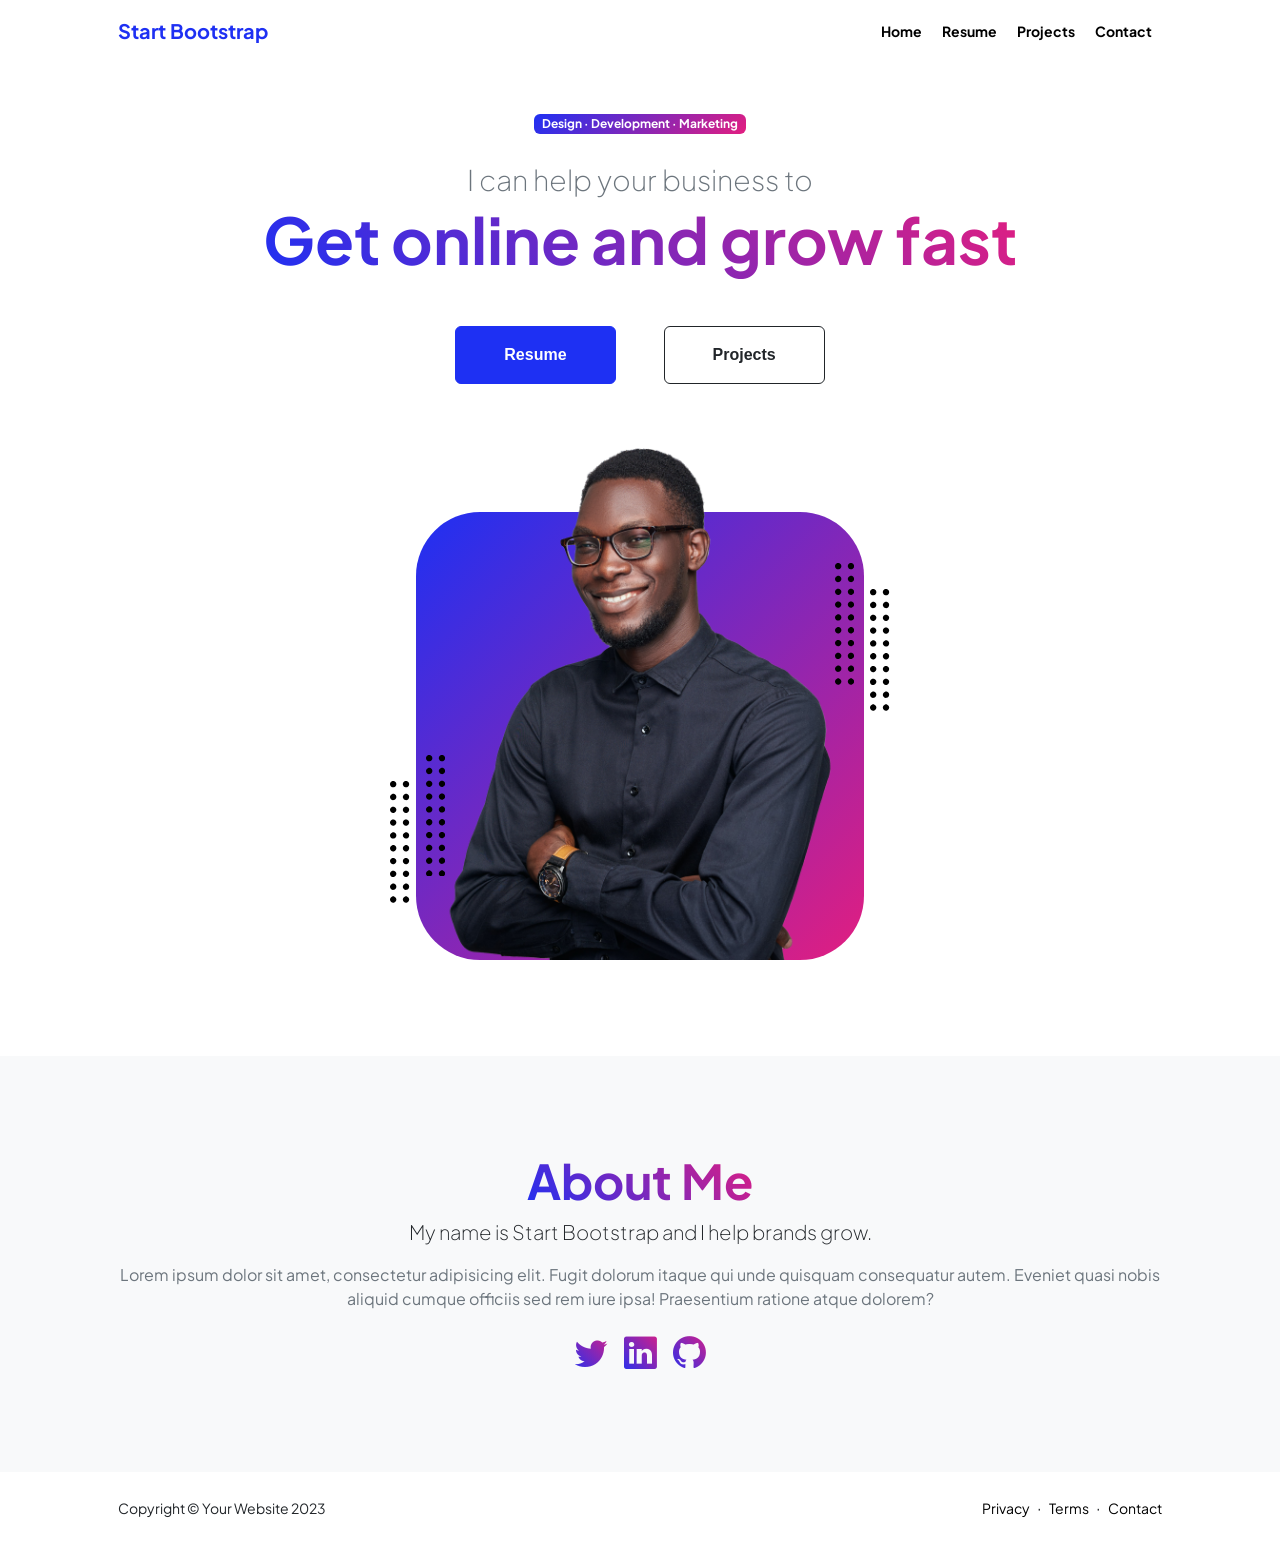
<file: index.html>
<!DOCTYPE html>
<html lang="en">
<head>
    <meta charset="UTF-8">
    <meta name="viewport" content="width=device-width, initial-scale=1.0">
    <title>Clone Start Bootstrap V2</title>
    <link rel="stylesheet" href="assets/scss/index.css">
    <link href="https://fonts.googleapis.com/css2?family=Plus+Jakarta+Sans:ital,wght@0,200..800;1,200..800&display=swap" rel="stylesheet">
    <link rel="stylesheet" href="https://cdn.jsdelivr.net/npm/bootstrap-icons@1.11.3/font/bootstrap-icons.min.css">
</head>
<body class="d-flex flex-column align-items-center h-100 bg-white">
    <div class="modal" id="modalHomePage">
        <div class="modal-dialog">
            <div class="modal-content">
                <div class="modal-header">
                    <h4 class="modal-title">Modal title 1</h4>
                    <button type="button" class="btn fs-4 btn-close">
                        <i class="bi bi-x"></i>
                    </button>
                </div>
                <div class="modal-body">
                    Body 1
                </div>
                <div class="modal-footer">
                    <button type="button" class="btn btn-gray btn-close px-3 py-2 btn-close">Close</button>
                    <button type="button" class="btn btn-primary px-3 py-2">Save changes</button>
                </div>
            </div>
        </div>
    </div>

    <main class="flex-shrink-0 w-100">
        <!-- Nav -->
        <nav>
            <div class="container px-5">
                <div class="d-flex justify-content-between align-items-center relative">
                    <a href="" class="fs-5 py-3"><span class="fw-bolder text-primary">Start Bootstrap</span></a>
                    <button id="collapse-btn" class="collapse-btn py-3">
                        <i class="bi bi-list"></i>
                    </button>
                    <div id="navbar-collapse" class="navbar-collapse">
                        <ul class="navbar-nav d-flex ms-auto fw-bolder my-0">
                            <li class="dropdown py-3">
                                <a class="nav-link" href="index.html">
                                    Home
                                </a>
                                <ul class="dropdown-menu py-3">
                                    <li>
                                        <a class="dropdown-item nav-link" href="">Option 1</a>
                                    </li>
                                    <li>
                                        <a class="dropdown-item nav-link" href="">Option 2</a>
                                    </li>
                                    <li>
                                        <a class="dropdown-item nav-link" href="">Option 3</a>
                                    </li>
                                </ul>
                            </li>
                            <li class="dropdown py-3 dropdown-mega-menu">
                                <a class="nav-link" href="resume.html">Resume</a>
                                <div class="dropdown-menu">
                                    <ul class="mega-menu row">
                                        <li class="col-12 col-lg-3">
                                            <ul>
                                                <li>
                                                    <a class="dropdown-header" href="">Woman's</a>
                                                </li>
                                                <li>
                                                    <a class="dropdown-item nav-link" href="">Option 1</a>
                                                </li>
                                                <li>
                                                    <a class="dropdown-item nav-link" href="">Option 2</a>
                                                </li>
                                                <li>
                                                    <a class="dropdown-item nav-link" href="">Option 3</a>
                                                </li>
                                                <li>
                                                    <a class="dropdown-item nav-link" href="">Option 4</a>
                                                </li>
                                            </ul>
                                        </li>
                                        <li class="col-12 col-lg-3">
                                            <ul>
                                                <li>
                                                    <a class="dropdown-header" href="">Woman's</a>
                                                </li>
                                                <li>
                                                    <a class="dropdown-item nav-link" href="">Option 1</a>
                                                </li>
                                                <li>
                                                    <a class="dropdown-item nav-link" href="">Option 2</a>
                                                </li>
                                                <li>
                                                    <a class="dropdown-item nav-link" href="">Option 3</a>
                                                </li>
                                                <li>
                                                    <a class="dropdown-item nav-link" href="">Option 4</a>
                                                </li>
                                            </ul>
                                        </li>
                                        <li class="col-12 col-lg-3">
                                            <ul>
                                                <li>
                                                    <a class="dropdown-header" href="">Woman's</a>
                                                </li>
                                                <li>
                                                    <a class="dropdown-item nav-link" href="">Option 1</a>
                                                </li>
                                                <li>
                                                    <a class="dropdown-item nav-link" href="">Option 2</a>
                                                </li>
                                                <li>
                                                    <a class="dropdown-item nav-link" href="">Option 3</a>
                                                </li>
                                                <li>
                                                    <a class="dropdown-item nav-link" href="">Option 4</a>
                                                </li>
                                            </ul>
                                        </li>
                                        <li class="col-12 col-lg-3">
                                            <ul>
                                                <li>
                                                    <a class="dropdown-header" href="">Woman's</a>
                                                </li>
                                                <li>
                                                    <a class="dropdown-item nav-link" href="">Option 1</a>
                                                </li>
                                                <li>
                                                    <a class="dropdown-item nav-link" href="">Option 2</a>
                                                </li>
                                                <li>
                                                    <a class="dropdown-item nav-link" href="">Option 3</a>
                                                </li>
                                                <li>
                                                    <a class="dropdown-item nav-link" href="">Option 4</a>
                                                </li>
                                            </ul>
                                        </li>
                                    </ul>
                                </div>
                            </li>
                            <li class="dropdown py-3">
                                <a class="nav-link" href="projects.html">
                                    Projects
                                </a>
                                <ul class="dropdown-menu py-3">
                                    <li>
                                        <a class="dropdown-item nav-link" href="">Option 1</a>
                                    </li>
                                    <li>
                                        <a class="dropdown-item nav-link" href="">Option 2</a>
                                    </li>
                                    <li>
                                        <a class="dropdown-item nav-link" href="">Option 3</a>
                                    </li>
                                </ul>
                            </li>
                            <li class="dropdown py-3">
                                <a class="nav-link" href="contact.html">
                                    Contact
                                </a>
                                <ul class="dropdown-menu py-3">
                                    <li>
                                        <a class="dropdown-item nav-link" href="">Option 1</a>
                                    </li>
                                    <li>
                                        <a class="dropdown-item nav-link" href="">Option 2</a>
                                    </li>
                                    <li>
                                        <a class="dropdown-item nav-link" href="">Option 3</a>
                                    </li>
                                </ul>
                            </li>
                        </ul>
                    </div>
                </div>
            </div>
        </nav>
        <!-- End Nav -->

        <!-- Header -->
        <header class="header py-5">
            <div class="container px-5 pb-5">
                <div class="row gx-5 align-items-center">
                    <div class="header_left col-xxl-5">
                        <div class="text-center text-xxl-start">
                            <div class="bg-gradient-primary-to-secondary text-white badge p-0 mb-4">
                                <div>Design · Development · Marketing</div>
                            </div>
                            <div class="fs-3 fw-lighter text-gray">I can help your business to</div>
                            <h1 class="display-3 fw-bolder mb-5">
                                <span class="text-gradient-primary-to-secondary">Get online and grow fast</span>
                            </h1>
                            <div class="d-flex flex-column flex-sm-row justify-content-center justify-content-xxl-start gap-3 mb-3">
                                <button 
                                    data-toggle="modal" 
                                    data-target="modalHomePage" 
                                    data-title="Title 1"
                                    data-body="Lorem ipsum dolor sit amet, consectetur adipiscing elit. Integer nec odio. Praesent libero. Sed cursus ante dapibus diam. Sed nisi."
                                    class="btn btn-primary px-5 py-3 me-sm-3 fs-6 fw-bolder mb-3 mb-sm-0"
                                >
                                    Resume
                                </button>
                                <button
                                    data-toggle="modal" 
                                    data-target="modalHomePage" 
                                    data-title="Title 2"
                                    data-body="Content 2"
                                    class="btn btn-outline-dark px-5 py-3 ms-sm-3 fs-6 fw-bolder"
                                >
                                    Projects
                                </button>
                            </div>
                        </div>
                    </div>
                    <div class="header_right col-xxl-7">
                        <div class="d-flex justify-content-center align-items-center mt-5 mt-xxl-0">
                            <div class="profile bg-gradient-primary-to-secondary">
                                <img class="profile_img" src="assets/img/profile.png" alt="">
                                <div class="dots dots-1">
                                    <svg version="1.1" xmlns="http://www.w3.org/2000/svg" xmlns:xlink="http://www.w3.org/1999/xlink" x="0px" y="0px" viewBox="0 0 191.6 1215.4" style="enable-background: new 0 0 191.6 1215.4" xml:space="preserve">
                                        <g transform="translate(0.000000,1280.000000) scale(0.100000,-0.100000)">
                                            <path d="M227.7,12788.6c-105-35-200-141-222-248c-43-206,163-412,369-369c155,32,275,190,260,339c-11,105-90,213-190,262        C383.7,12801.6,289.7,12808.6,227.7,12788.6z"></path>
                                            <path d="M1507.7,12788.6c-151-50-253-216-222-362c25-119,136-230,254-255c194-41,395,142,375,339c-11,105-90,213-190,262        C1663.7,12801.6,1569.7,12808.6,1507.7,12788.6z"></path>
                                            <path d="M227.7,11508.6c-105-35-200-141-222-248c-43-206,163-412,369-369c155,32,275,190,260,339c-11,105-90,213-190,262        C383.7,11521.6,289.7,11528.6,227.7,11508.6z"></path>
                                            <path d="M1507.7,11508.6c-151-50-253-216-222-362c25-119,136-230,254-255c194-41,395,142,375,339c-11,105-90,213-190,262        C1663.7,11521.6,1569.7,11528.6,1507.7,11508.6z"></path>
                                            <path d="M227.7,10228.6c-105-35-200-141-222-248c-43-206,163-412,369-369c155,32,275,190,260,339c-11,105-90,213-190,262        C383.7,10241.6,289.7,10248.6,227.7,10228.6z"></path>
                                            <path d="M1507.7,10228.6c-105-35-200-141-222-248c-43-206,163-412,369-369c155,32,275,190,260,339c-11,105-90,213-190,262        C1663.7,10241.6,1569.7,10248.6,1507.7,10228.6z"></path>
                                            <path d="M227.7,8948.6c-105-35-200-141-222-248c-43-206,163-412,369-369c155,32,275,190,260,339c-11,105-90,213-190,262        C383.7,8961.6,289.7,8968.6,227.7,8948.6z"></path>
                                            <path d="M1507.7,8948.6c-105-35-200-141-222-248c-43-206,163-412,369-369c155,32,275,190,260,339c-11,105-90,213-190,262        C1663.7,8961.6,1569.7,8968.6,1507.7,8948.6z"></path>
                                            <path d="M227.7,7668.6c-105-35-200-141-222-248c-43-206,163-412,369-369c155,32,275,190,260,339c-11,105-90,213-190,262        C383.7,7681.6,289.7,7688.6,227.7,7668.6z"></path>
                                            <path d="M1507.7,7668.6c-105-35-200-141-222-248c-43-206,163-412,369-369c155,32,275,190,260,339c-11,105-90,213-190,262        C1663.7,7681.6,1569.7,7688.6,1507.7,7668.6z"></path>
                                            <path d="M227.7,6388.6c-105-35-200-141-222-248c-43-206,163-412,369-369c155,32,275,190,260,339c-11,105-90,213-190,262        C383.7,6401.6,289.7,6408.6,227.7,6388.6z"></path>
                                            <path d="M1507.7,6388.6c-105-35-200-141-222-248c-43-206,163-412,369-369c155,32,275,190,260,339c-11,105-90,213-190,262        C1663.7,6401.6,1569.7,6408.6,1507.7,6388.6z"></path>
                                            <path d="M227.7,5108.6c-105-35-200-141-222-248c-43-206,163-412,369-369c155,32,275,190,260,339c-11,105-90,213-190,262        C383.7,5121.6,289.7,5128.6,227.7,5108.6z"></path>
                                            <path d="M1507.7,5108.6c-105-35-200-141-222-248c-43-206,163-412,369-369c155,32,275,190,260,339c-11,105-90,213-190,262        C1663.7,5121.6,1569.7,5128.6,1507.7,5108.6z"></path>
                                            <path d="M227.7,3828.6c-105-35-200-141-222-248c-43-206,163-412,369-369c155,32,275,190,260,339c-11,105-90,213-190,262        C383.7,3841.6,289.7,3848.6,227.7,3828.6z"></path>
                                            <path d="M1507.7,3828.6c-105-35-200-141-222-248c-43-206,163-412,369-369c155,32,275,190,260,339c-11,105-90,213-190,262        C1663.7,3841.6,1569.7,3848.6,1507.7,3828.6z"></path>
                                            <path d="M227.7,2548.6c-105-35-200-141-222-248c-43-206,163-412,369-369c155,32,275,190,260,339c-11,105-90,213-190,262        C383.7,2561.6,289.7,2568.6,227.7,2548.6z"></path>
                                            <path d="M1507.7,2548.6c-105-35-200-141-222-248c-43-206,163-412,369-369c155,32,275,190,260,339c-11,105-90,213-190,262        C1663.7,2561.6,1569.7,2568.6,1507.7,2548.6z"></path>
                                            <path d="M227.7,1268.6c-105-35-200-141-222-248c-43-206,163-412,369-369c155,32,275,190,260,339c-11,105-90,213-190,262        C383.7,1281.6,289.7,1288.6,227.7,1268.6z"></path>
                                            <path d="M1507.7,1268.6c-105-35-200-141-222-248c-43-206,163-412,369-369c155,32,275,190,260,339c-11,105-90,213-190,262        C1663.7,1281.6,1569.7,1288.6,1507.7,1268.6z"></path>
                                        </g>
                                    </svg>
                                </div>
                                <div class="dots dots-2">
                                    <svg version="1.1" xmlns="http://www.w3.org/2000/svg" xmlns:xlink="http://www.w3.org/1999/xlink" x="0px" y="0px" viewBox="0 0 191.6 1215.4" style="enable-background: new 0 0 191.6 1215.4" xml:space="preserve">
                                        <g transform="translate(0.000000,1280.000000) scale(0.100000,-0.100000)">
                                            <path d="M227.7,12788.6c-105-35-200-141-222-248c-43-206,163-412,369-369c155,32,275,190,260,339c-11,105-90,213-190,262        C383.7,12801.6,289.7,12808.6,227.7,12788.6z"></path>
                                            <path d="M1507.7,12788.6c-151-50-253-216-222-362c25-119,136-230,254-255c194-41,395,142,375,339c-11,105-90,213-190,262        C1663.7,12801.6,1569.7,12808.6,1507.7,12788.6z"></path>
                                            <path d="M227.7,11508.6c-105-35-200-141-222-248c-43-206,163-412,369-369c155,32,275,190,260,339c-11,105-90,213-190,262        C383.7,11521.6,289.7,11528.6,227.7,11508.6z"></path>
                                            <path d="M1507.7,11508.6c-151-50-253-216-222-362c25-119,136-230,254-255c194-41,395,142,375,339c-11,105-90,213-190,262        C1663.7,11521.6,1569.7,11528.6,1507.7,11508.6z"></path>
                                            <path d="M227.7,10228.6c-105-35-200-141-222-248c-43-206,163-412,369-369c155,32,275,190,260,339c-11,105-90,213-190,262        C383.7,10241.6,289.7,10248.6,227.7,10228.6z"></path>
                                            <path d="M1507.7,10228.6c-105-35-200-141-222-248c-43-206,163-412,369-369c155,32,275,190,260,339c-11,105-90,213-190,262        C1663.7,10241.6,1569.7,10248.6,1507.7,10228.6z"></path>
                                            <path d="M227.7,8948.6c-105-35-200-141-222-248c-43-206,163-412,369-369c155,32,275,190,260,339c-11,105-90,213-190,262        C383.7,8961.6,289.7,8968.6,227.7,8948.6z"></path>
                                            <path d="M1507.7,8948.6c-105-35-200-141-222-248c-43-206,163-412,369-369c155,32,275,190,260,339c-11,105-90,213-190,262        C1663.7,8961.6,1569.7,8968.6,1507.7,8948.6z"></path>
                                            <path d="M227.7,7668.6c-105-35-200-141-222-248c-43-206,163-412,369-369c155,32,275,190,260,339c-11,105-90,213-190,262        C383.7,7681.6,289.7,7688.6,227.7,7668.6z"></path>
                                            <path d="M1507.7,7668.6c-105-35-200-141-222-248c-43-206,163-412,369-369c155,32,275,190,260,339c-11,105-90,213-190,262        C1663.7,7681.6,1569.7,7688.6,1507.7,7668.6z"></path>
                                            <path d="M227.7,6388.6c-105-35-200-141-222-248c-43-206,163-412,369-369c155,32,275,190,260,339c-11,105-90,213-190,262        C383.7,6401.6,289.7,6408.6,227.7,6388.6z"></path>
                                            <path d="M1507.7,6388.6c-105-35-200-141-222-248c-43-206,163-412,369-369c155,32,275,190,260,339c-11,105-90,213-190,262        C1663.7,6401.6,1569.7,6408.6,1507.7,6388.6z"></path>
                                            <path d="M227.7,5108.6c-105-35-200-141-222-248c-43-206,163-412,369-369c155,32,275,190,260,339c-11,105-90,213-190,262        C383.7,5121.6,289.7,5128.6,227.7,5108.6z"></path>
                                            <path d="M1507.7,5108.6c-105-35-200-141-222-248c-43-206,163-412,369-369c155,32,275,190,260,339c-11,105-90,213-190,262        C1663.7,5121.6,1569.7,5128.6,1507.7,5108.6z"></path>
                                            <path d="M227.7,3828.6c-105-35-200-141-222-248c-43-206,163-412,369-369c155,32,275,190,260,339c-11,105-90,213-190,262        C383.7,3841.6,289.7,3848.6,227.7,3828.6z"></path>
                                            <path d="M1507.7,3828.6c-105-35-200-141-222-248c-43-206,163-412,369-369c155,32,275,190,260,339c-11,105-90,213-190,262        C1663.7,3841.6,1569.7,3848.6,1507.7,3828.6z"></path>
                                            <path d="M227.7,2548.6c-105-35-200-141-222-248c-43-206,163-412,369-369c155,32,275,190,260,339c-11,105-90,213-190,262        C383.7,2561.6,289.7,2568.6,227.7,2548.6z"></path>
                                            <path d="M1507.7,2548.6c-105-35-200-141-222-248c-43-206,163-412,369-369c155,32,275,190,260,339c-11,105-90,213-190,262        C1663.7,2561.6,1569.7,2568.6,1507.7,2548.6z"></path>
                                            <path d="M227.7,1268.6c-105-35-200-141-222-248c-43-206,163-412,369-369c155,32,275,190,260,339c-11,105-90,213-190,262        C383.7,1281.6,289.7,1288.6,227.7,1268.6z"></path>
                                            <path d="M1507.7,1268.6c-105-35-200-141-222-248c-43-206,163-412,369-369c155,32,275,190,260,339c-11,105-90,213-190,262        C1663.7,1281.6,1569.7,1288.6,1507.7,1268.6z"></path>
                                        </g>
                                    </svg>
                                </div>
                                <div class="dots dots-3">
                                    <svg version="1.1" xmlns="http://www.w3.org/2000/svg" xmlns:xlink="http://www.w3.org/1999/xlink" x="0px" y="0px" viewBox="0 0 191.6 1215.4" style="enable-background: new 0 0 191.6 1215.4" xml:space="preserve">
                                        <g transform="translate(0.000000,1280.000000) scale(0.100000,-0.100000)">
                                            <path d="M227.7,12788.6c-105-35-200-141-222-248c-43-206,163-412,369-369c155,32,275,190,260,339c-11,105-90,213-190,262        C383.7,12801.6,289.7,12808.6,227.7,12788.6z"></path>
                                            <path d="M1507.7,12788.6c-151-50-253-216-222-362c25-119,136-230,254-255c194-41,395,142,375,339c-11,105-90,213-190,262        C1663.7,12801.6,1569.7,12808.6,1507.7,12788.6z"></path>
                                            <path d="M227.7,11508.6c-105-35-200-141-222-248c-43-206,163-412,369-369c155,32,275,190,260,339c-11,105-90,213-190,262        C383.7,11521.6,289.7,11528.6,227.7,11508.6z"></path>
                                            <path d="M1507.7,11508.6c-151-50-253-216-222-362c25-119,136-230,254-255c194-41,395,142,375,339c-11,105-90,213-190,262        C1663.7,11521.6,1569.7,11528.6,1507.7,11508.6z"></path>
                                            <path d="M227.7,10228.6c-105-35-200-141-222-248c-43-206,163-412,369-369c155,32,275,190,260,339c-11,105-90,213-190,262        C383.7,10241.6,289.7,10248.6,227.7,10228.6z"></path>
                                            <path d="M1507.7,10228.6c-105-35-200-141-222-248c-43-206,163-412,369-369c155,32,275,190,260,339c-11,105-90,213-190,262        C1663.7,10241.6,1569.7,10248.6,1507.7,10228.6z"></path>
                                            <path d="M227.7,8948.6c-105-35-200-141-222-248c-43-206,163-412,369-369c155,32,275,190,260,339c-11,105-90,213-190,262        C383.7,8961.6,289.7,8968.6,227.7,8948.6z"></path>
                                            <path d="M1507.7,8948.6c-105-35-200-141-222-248c-43-206,163-412,369-369c155,32,275,190,260,339c-11,105-90,213-190,262        C1663.7,8961.6,1569.7,8968.6,1507.7,8948.6z"></path>
                                            <path d="M227.7,7668.6c-105-35-200-141-222-248c-43-206,163-412,369-369c155,32,275,190,260,339c-11,105-90,213-190,262        C383.7,7681.6,289.7,7688.6,227.7,7668.6z"></path>
                                            <path d="M1507.7,7668.6c-105-35-200-141-222-248c-43-206,163-412,369-369c155,32,275,190,260,339c-11,105-90,213-190,262        C1663.7,7681.6,1569.7,7688.6,1507.7,7668.6z"></path>
                                            <path d="M227.7,6388.6c-105-35-200-141-222-248c-43-206,163-412,369-369c155,32,275,190,260,339c-11,105-90,213-190,262        C383.7,6401.6,289.7,6408.6,227.7,6388.6z"></path>
                                            <path d="M1507.7,6388.6c-105-35-200-141-222-248c-43-206,163-412,369-369c155,32,275,190,260,339c-11,105-90,213-190,262        C1663.7,6401.6,1569.7,6408.6,1507.7,6388.6z"></path>
                                            <path d="M227.7,5108.6c-105-35-200-141-222-248c-43-206,163-412,369-369c155,32,275,190,260,339c-11,105-90,213-190,262        C383.7,5121.6,289.7,5128.6,227.7,5108.6z"></path>
                                            <path d="M1507.7,5108.6c-105-35-200-141-222-248c-43-206,163-412,369-369c155,32,275,190,260,339c-11,105-90,213-190,262        C1663.7,5121.6,1569.7,5128.6,1507.7,5108.6z"></path>
                                            <path d="M227.7,3828.6c-105-35-200-141-222-248c-43-206,163-412,369-369c155,32,275,190,260,339c-11,105-90,213-190,262        C383.7,3841.6,289.7,3848.6,227.7,3828.6z"></path>
                                            <path d="M1507.7,3828.6c-105-35-200-141-222-248c-43-206,163-412,369-369c155,32,275,190,260,339c-11,105-90,213-190,262        C1663.7,3841.6,1569.7,3848.6,1507.7,3828.6z"></path>
                                            <path d="M227.7,2548.6c-105-35-200-141-222-248c-43-206,163-412,369-369c155,32,275,190,260,339c-11,105-90,213-190,262        C383.7,2561.6,289.7,2568.6,227.7,2548.6z"></path>
                                            <path d="M1507.7,2548.6c-105-35-200-141-222-248c-43-206,163-412,369-369c155,32,275,190,260,339c-11,105-90,213-190,262        C1663.7,2561.6,1569.7,2568.6,1507.7,2548.6z"></path>
                                            <path d="M227.7,1268.6c-105-35-200-141-222-248c-43-206,163-412,369-369c155,32,275,190,260,339c-11,105-90,213-190,262        C383.7,1281.6,289.7,1288.6,227.7,1268.6z"></path>
                                            <path d="M1507.7,1268.6c-105-35-200-141-222-248c-43-206,163-412,369-369c155,32,275,190,260,339c-11,105-90,213-190,262        C1663.7,1281.6,1569.7,1288.6,1507.7,1268.6z"></path>
                                        </g>
                                    </svg>
                                </div>
                                <div class="dots dots-4">
                                    <svg version="1.1" xmlns="http://www.w3.org/2000/svg" xmlns:xlink="http://www.w3.org/1999/xlink" x="0px" y="0px" viewBox="0 0 191.6 1215.4" style="enable-background: new 0 0 191.6 1215.4" xml:space="preserve">
                                        <g transform="translate(0.000000,1280.000000) scale(0.100000,-0.100000)">
                                            <path d="M227.7,12788.6c-105-35-200-141-222-248c-43-206,163-412,369-369c155,32,275,190,260,339c-11,105-90,213-190,262        C383.7,12801.6,289.7,12808.6,227.7,12788.6z"></path>
                                            <path d="M1507.7,12788.6c-151-50-253-216-222-362c25-119,136-230,254-255c194-41,395,142,375,339c-11,105-90,213-190,262        C1663.7,12801.6,1569.7,12808.6,1507.7,12788.6z"></path>
                                            <path d="M227.7,11508.6c-105-35-200-141-222-248c-43-206,163-412,369-369c155,32,275,190,260,339c-11,105-90,213-190,262        C383.7,11521.6,289.7,11528.6,227.7,11508.6z"></path>
                                            <path d="M1507.7,11508.6c-151-50-253-216-222-362c25-119,136-230,254-255c194-41,395,142,375,339c-11,105-90,213-190,262        C1663.7,11521.6,1569.7,11528.6,1507.7,11508.6z"></path>
                                            <path d="M227.7,10228.6c-105-35-200-141-222-248c-43-206,163-412,369-369c155,32,275,190,260,339c-11,105-90,213-190,262        C383.7,10241.6,289.7,10248.6,227.7,10228.6z"></path>
                                            <path d="M1507.7,10228.6c-105-35-200-141-222-248c-43-206,163-412,369-369c155,32,275,190,260,339c-11,105-90,213-190,262        C1663.7,10241.6,1569.7,10248.6,1507.7,10228.6z"></path>
                                            <path d="M227.7,8948.6c-105-35-200-141-222-248c-43-206,163-412,369-369c155,32,275,190,260,339c-11,105-90,213-190,262        C383.7,8961.6,289.7,8968.6,227.7,8948.6z"></path>
                                            <path d="M1507.7,8948.6c-105-35-200-141-222-248c-43-206,163-412,369-369c155,32,275,190,260,339c-11,105-90,213-190,262        C1663.7,8961.6,1569.7,8968.6,1507.7,8948.6z"></path>
                                            <path d="M227.7,7668.6c-105-35-200-141-222-248c-43-206,163-412,369-369c155,32,275,190,260,339c-11,105-90,213-190,262        C383.7,7681.6,289.7,7688.6,227.7,7668.6z"></path>
                                            <path d="M1507.7,7668.6c-105-35-200-141-222-248c-43-206,163-412,369-369c155,32,275,190,260,339c-11,105-90,213-190,262        C1663.7,7681.6,1569.7,7688.6,1507.7,7668.6z"></path>
                                            <path d="M227.7,6388.6c-105-35-200-141-222-248c-43-206,163-412,369-369c155,32,275,190,260,339c-11,105-90,213-190,262        C383.7,6401.6,289.7,6408.6,227.7,6388.6z"></path>
                                            <path d="M1507.7,6388.6c-105-35-200-141-222-248c-43-206,163-412,369-369c155,32,275,190,260,339c-11,105-90,213-190,262        C1663.7,6401.6,1569.7,6408.6,1507.7,6388.6z"></path>
                                            <path d="M227.7,5108.6c-105-35-200-141-222-248c-43-206,163-412,369-369c155,32,275,190,260,339c-11,105-90,213-190,262        C383.7,5121.6,289.7,5128.6,227.7,5108.6z"></path>
                                            <path d="M1507.7,5108.6c-105-35-200-141-222-248c-43-206,163-412,369-369c155,32,275,190,260,339c-11,105-90,213-190,262        C1663.7,5121.6,1569.7,5128.6,1507.7,5108.6z"></path>
                                            <path d="M227.7,3828.6c-105-35-200-141-222-248c-43-206,163-412,369-369c155,32,275,190,260,339c-11,105-90,213-190,262        C383.7,3841.6,289.7,3848.6,227.7,3828.6z"></path>
                                            <path d="M1507.7,3828.6c-105-35-200-141-222-248c-43-206,163-412,369-369c155,32,275,190,260,339c-11,105-90,213-190,262        C1663.7,3841.6,1569.7,3848.6,1507.7,3828.6z"></path>
                                            <path d="M227.7,2548.6c-105-35-200-141-222-248c-43-206,163-412,369-369c155,32,275,190,260,339c-11,105-90,213-190,262        C383.7,2561.6,289.7,2568.6,227.7,2548.6z"></path>
                                            <path d="M1507.7,2548.6c-105-35-200-141-222-248c-43-206,163-412,369-369c155,32,275,190,260,339c-11,105-90,213-190,262        C1663.7,2561.6,1569.7,2568.6,1507.7,2548.6z"></path>
                                            <path d="M227.7,1268.6c-105-35-200-141-222-248c-43-206,163-412,369-369c155,32,275,190,260,339c-11,105-90,213-190,262        C383.7,1281.6,289.7,1288.6,227.7,1268.6z"></path>
                                            <path d="M1507.7,1268.6c-105-35-200-141-222-248c-43-206,163-412,369-369c155,32,275,190,260,339c-11,105-90,213-190,262        C1663.7,1281.6,1569.7,1288.6,1507.7,1268.6z"></path>
                                        </g>
                                    </svg>
                                </div>
                            </div>
                        </div>
                    </div>
                </div>
            </div>
        </header>
        <!-- End Header -->

        <!-- About Section -->
        <section class="py-5 bg-light">
            <div class="container px-5">
                <div class="row justify-content-center">
                    <div class="col-xxl-8">
                        <div class="text-center my-5">
                            <h2 class="display-5 fw-bolder"><span class="text-gradient-primary-to-secondary">About Me</span></h2>
                            <p class="lead fw-lighter">My name is Start Bootstrap and I help brands grow.</p>
                            <p class="text-gray">Lorem ipsum dolor sit amet, consectetur adipisicing elit. Fugit dolorum itaque qui unde quisquam consequatur autem. Eveniet quasi nobis aliquid cumque officiis sed rem iure ipsa! Praesentium ratione atque dolorem?</p>
                            <div class="d-flex justify-content-center fs-2">
                                <a class="mx-2 text-gradient-primary-to-secondary" href="">
                                    <i class="bi bi-twitter"></i>
                                </a>
                                <a class="mx-2 text-gradient-primary-to-secondary" href="">
                                    <i class="bi bi-linkedin"></i>
                                </a>
                                <a class="mx-2 text-gradient-primary-to-secondary" href="">
                                    <i class="bi bi-github"></i>
                                </a>
                            </div>
                        </div>
                    </div>
                </div>
            </div>
        </section>
        <!-- End About Section -->
    </main>

    <footer class="bg-white py-4 mt-auto w-100">
        <div class="container px-5">
            <div class="row row-cols-auto flex-column flex-sm-row align-items-center justify-content-between">
                <div class="">
                    <div class="small m-0">Copyright &copy; Your Website 2023</div>
                </div>
                <div class="">
                    <a class="small" href="">Privacy</a>
                    <span class="mx-1">·</span>
                    <a class="small" href="">Terms</a>
                    <span class="mx-1">·</span>
                    <a class="small" href="">Contact</a>
                </div>
            </div>
        </div>
    </footer>

    <script type="module" src="assets/js/scripts.js"></script>
</body>
</html>
</file>
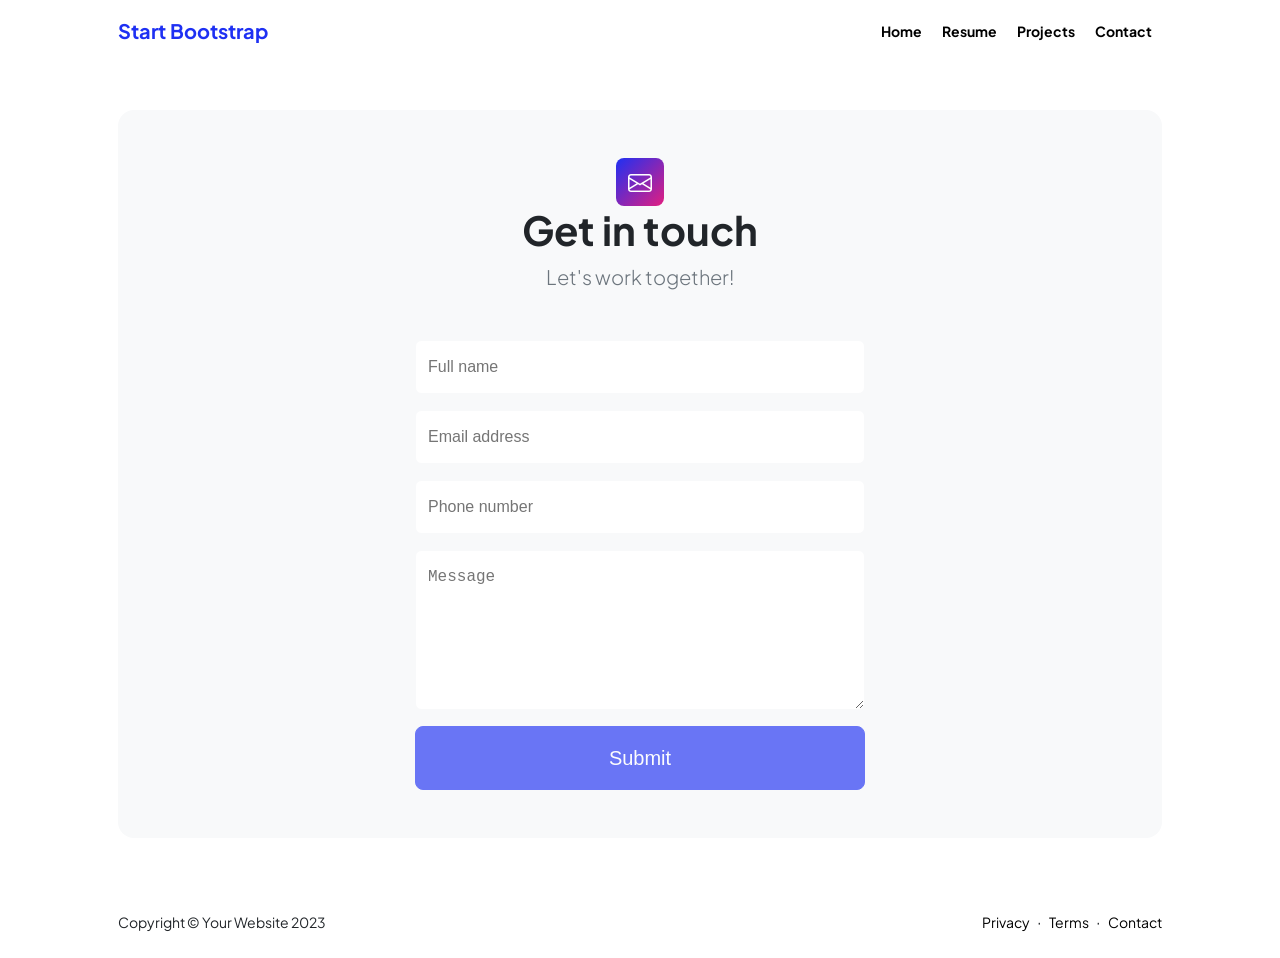
<file: contact.html>
<!DOCTYPE html>
<html lang="en">
<head>
    <meta charset="UTF-8">
    <meta name="viewport" content="width=device-width, initial-scale=1.0">
    <title>Clone Start Bootstrap V2</title>
    <link rel="stylesheet" href="assets/scss/index.css">
    <link href="https://fonts.googleapis.com/css2?family=Plus+Jakarta+Sans:ital,wght@0,200..800;1,200..800&display=swap" rel="stylesheet">
    <link rel="stylesheet" href="https://cdn.jsdelivr.net/npm/bootstrap-icons@1.11.3/font/bootstrap-icons.min.css">
</head>
<body class="d-flex flex-column h-100">
    <main class="flex-shrink-0">
        <!-- Nav -->
        <nav>
            <div class="container px-5">
                <div class="d-flex justify-content-between align-items-center relative">
                    <a href="" class="fs-5 py-3"><span class="fw-bolder text-primary">Start Bootstrap</span></a>
                    <button id="collapse-btn" class="collapse-btn py-3">
                        <i class="bi bi-list"></i>
                    </button>
                    <div id="navbar-collapse" class="navbar-collapse">
                        <ul class="navbar-nav d-flex ms-auto fw-bolder my-0">
                            <li class="dropdown py-3">
                                <a class="nav-link" href="index.html">
                                    Home
                                </a>
                                <ul class="dropdown-menu py-3">
                                    <li>
                                        <a class="dropdown-item nav-link" href="">Option 1</a>
                                    </li>
                                    <li>
                                        <a class="dropdown-item nav-link" href="">Option 2</a>
                                    </li>
                                    <li>
                                        <a class="dropdown-item nav-link" href="">Option 3</a>
                                    </li>
                                </ul>
                            </li>
                            <li class="dropdown py-3 dropdown-mega-menu">
                                <a class="nav-link" href="resume.html">Resume</a>
                                <div class="dropdown-menu">
                                    <ul class="mega-menu row">
                                        <li class="col-12 col-lg-3">
                                            <ul>
                                                <li>
                                                    <a class="dropdown-header" href="">Woman's</a>
                                                </li>
                                                <li>
                                                    <a class="dropdown-item nav-link" href="">Option 1</a>
                                                </li>
                                                <li>
                                                    <a class="dropdown-item nav-link" href="">Option 2</a>
                                                </li>
                                                <li>
                                                    <a class="dropdown-item nav-link" href="">Option 3</a>
                                                </li>
                                                <li>
                                                    <a class="dropdown-item nav-link" href="">Option 4</a>
                                                </li>
                                            </ul>
                                        </li>
                                        <li class="col-12 col-lg-3">
                                            <ul>
                                                <li>
                                                    <a class="dropdown-header" href="">Woman's</a>
                                                </li>
                                                <li>
                                                    <a class="dropdown-item nav-link" href="">Option 1</a>
                                                </li>
                                                <li>
                                                    <a class="dropdown-item nav-link" href="">Option 2</a>
                                                </li>
                                                <li>
                                                    <a class="dropdown-item nav-link" href="">Option 3</a>
                                                </li>
                                                <li>
                                                    <a class="dropdown-item nav-link" href="">Option 4</a>
                                                </li>
                                            </ul>
                                        </li>
                                        <li class="col-12 col-lg-3">
                                            <ul>
                                                <li>
                                                    <a class="dropdown-header" href="">Woman's</a>
                                                </li>
                                                <li>
                                                    <a class="dropdown-item nav-link" href="">Option 1</a>
                                                </li>
                                                <li>
                                                    <a class="dropdown-item nav-link" href="">Option 2</a>
                                                </li>
                                                <li>
                                                    <a class="dropdown-item nav-link" href="">Option 3</a>
                                                </li>
                                                <li>
                                                    <a class="dropdown-item nav-link" href="">Option 4</a>
                                                </li>
                                            </ul>
                                        </li>
                                        <li class="col-12 col-lg-3">
                                            <ul>
                                                <li>
                                                    <a class="dropdown-header" href="">Woman's</a>
                                                </li>
                                                <li>
                                                    <a class="dropdown-item nav-link" href="">Option 1</a>
                                                </li>
                                                <li>
                                                    <a class="dropdown-item nav-link" href="">Option 2</a>
                                                </li>
                                                <li>
                                                    <a class="dropdown-item nav-link" href="">Option 3</a>
                                                </li>
                                                <li>
                                                    <a class="dropdown-item nav-link" href="">Option 4</a>
                                                </li>
                                            </ul>
                                        </li>
                                    </ul>
                                </div>
                            </li>
                            <li class="dropdown py-3">
                                <a class="nav-link" href="projects.html">
                                    Projects
                                </a>
                                <ul class="dropdown-menu py-3">
                                    <li>
                                        <a class="dropdown-item nav-link" href="">Option 1</a>
                                    </li>
                                    <li>
                                        <a class="dropdown-item nav-link" href="">Option 2</a>
                                    </li>
                                    <li>
                                        <a class="dropdown-item nav-link" href="">Option 3</a>
                                    </li>
                                </ul>
                            </li>
                            <li class="dropdown py-3">
                                <a class="nav-link" href="contact.html">
                                    Contact
                                </a>
                                <ul class="dropdown-menu py-3">
                                    <li>
                                        <a class="dropdown-item nav-link" href="">Option 1</a>
                                    </li>
                                    <li>
                                        <a class="dropdown-item nav-link" href="">Option 2</a>
                                    </li>
                                    <li>
                                        <a class="dropdown-item nav-link" href="">Option 3</a>
                                    </li>
                                </ul>
                            </li>
                        </ul>
                    </div>
                </div>
            </div>
        </nav>
        <!-- End Nav -->

        <section class="py-5">
            <div class="container px-5">
                <div class="bg-light rounded-4 px-4 px-md-5 py-5">
                    <div class="text-center mb-5">
                        <div class="d-inline-flex feature rounded-3 text-white bg-gradient-primary-to-secondary">
                            <i class="bi bi-envelope"></i>
                        </div>
                        <h1 class="fw-bolder">Get in touch</h1>
                        <p class="lead text-gray">Let's work together!</p>
                    </div>
                    <div class="row gx-5 justify-content-center">
                        <div class="col-lg-8 col-xl-6">
                            <form class="contact-form" action="">
                                <div class="contact-form-field">
                                    <input class="contact-form-input" name="" placeholder="Full name" type="text">
                                </div>
                                <div class="contact-form-field">
                                    <input class="contact-form-input" name="" placeholder="Email address" type="text">
                                </div>
                                <div class="contact-form-field">
                                    <input class="contact-form-input" name="" placeholder="Phone number" type="text">
                                </div>
                                <div class="contact-form-field">
                                    <textarea class="contact-form-input" name="" placeholder="Message"></textarea>
                                </div>
                                <div class="d-flex">
                                    <button class="flex-grow-1 btn btn-primary btn-lg disabled">Submit</button>
                                </div>
                            </form>
                        </div>
                    </div>
                </div>
            </div>
        </section>
    </main>

    <footer class="bg-white py-4 w-100 mt-auto">
        <div class="container px-5">
            <div class="row row-cols-auto flex-column flex-sm-row align-items-center justify-content-between">
                <div class="">
                    <div class="small m-0">Copyright &copy; Your Website 2023</div>
                </div>
                <div class="">
                    <a class="small" href="">Privacy</a>
                    <span class="mx-1">·</span>
                    <a class="small" href="">Terms</a>
                    <span class="mx-1">·</span>
                    <a class="small" href="">Contact</a>
                </div>
            </div>
        </div>
    </footer>

    <script src="assets/js/scripts.js"></script>
</body>
</html>
</file>
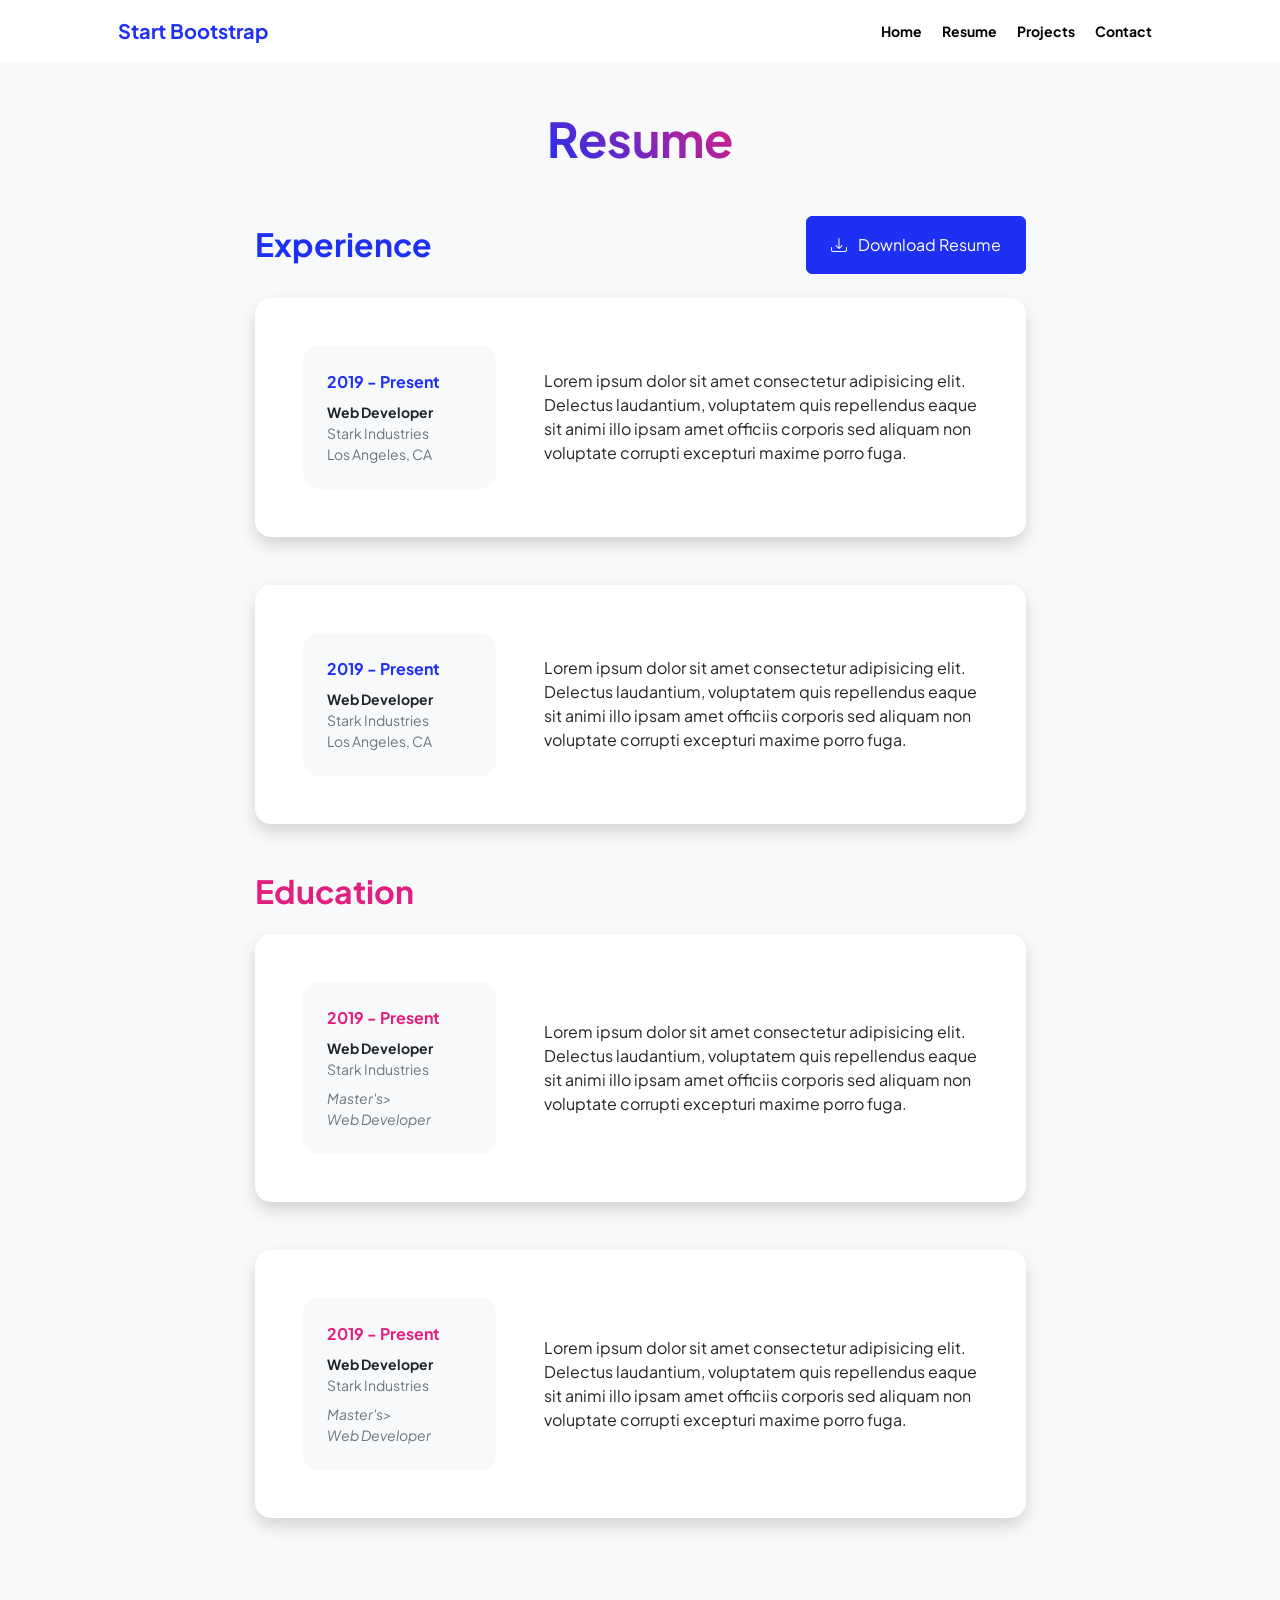
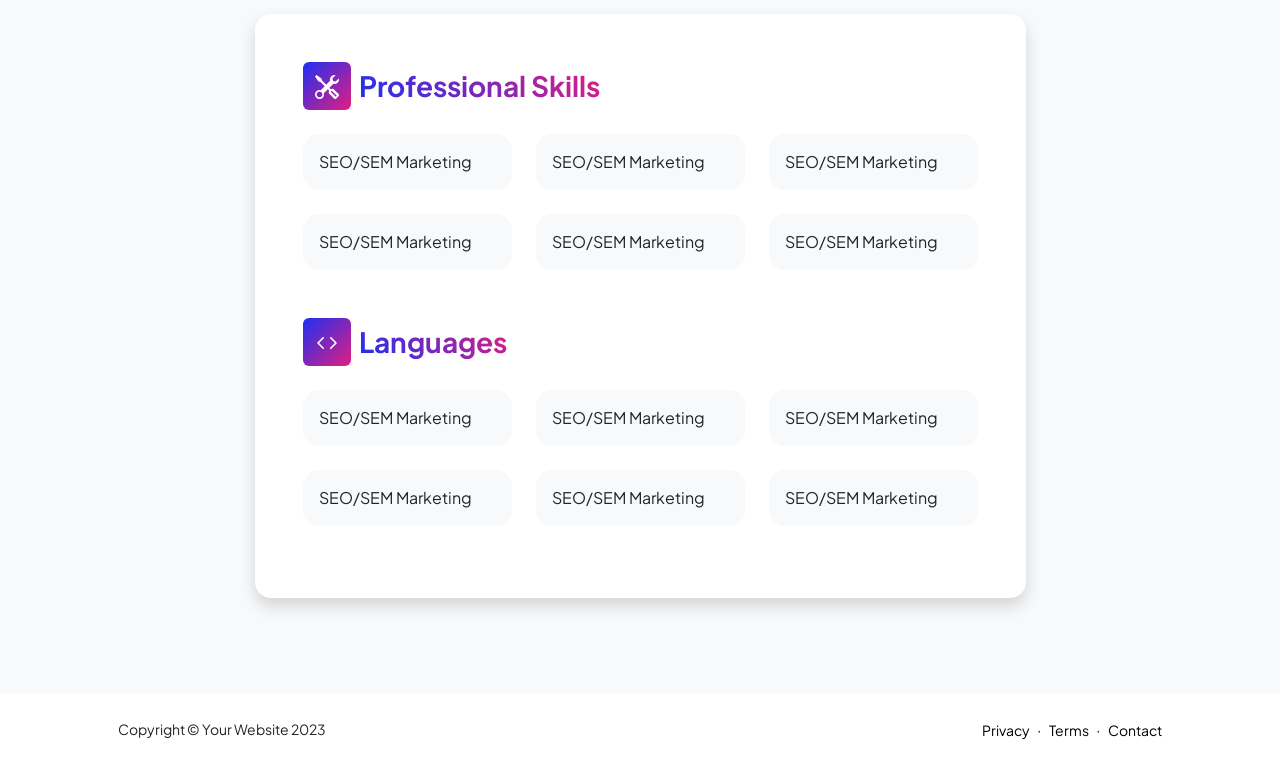
<file: resume.html>
<!DOCTYPE html>
<html lang="en">
<head>
    <meta charset="UTF-8">
    <meta name="viewport" content="width=device-width, initial-scale=1.0">
    <title>Clone Start Bootstrap V2</title>
    <link rel="stylesheet" href="assets/scss/index.css">
    <link href="https://fonts.googleapis.com/css2?family=Plus+Jakarta+Sans:ital,wght@0,200..800;1,200..800&display=swap" rel="stylesheet">
    <link rel="stylesheet" href="https://cdn.jsdelivr.net/npm/bootstrap-icons@1.11.3/font/bootstrap-icons.min.css">
</head>
<body class="d-flex flex-column h-100 bg-light">
    <main class="flex-shrink-0">
        <!-- Nav -->
        <nav>
            <div class="container px-5">
                <div class="d-flex justify-content-between align-items-center relative">
                    <a href="" class="fs-5 py-3"><span class="fw-bolder text-primary">Start Bootstrap</span></a>
                    <button id="collapse-btn" class="collapse-btn py-3">
                        <i class="bi bi-list"></i>
                    </button>
                    <div id="navbar-collapse" class="navbar-collapse">
                        <ul class="navbar-nav d-flex ms-auto fw-bolder my-0">
                            <li class="dropdown py-3">
                                <a class="nav-link" href="index.html">
                                    Home
                                </a>
                                <ul class="dropdown-menu py-3">
                                    <li>
                                        <a class="dropdown-item nav-link" href="">Option 1</a>
                                    </li>
                                    <li>
                                        <a class="dropdown-item nav-link" href="">Option 2</a>
                                    </li>
                                    <li>
                                        <a class="dropdown-item nav-link" href="">Option 3</a>
                                    </li>
                                </ul>
                            </li>
                            <li class="dropdown py-3 dropdown-mega-menu">
                                <a class="nav-link" href="resume.html">Resume</a>
                                <div class="dropdown-menu">
                                    <ul class="mega-menu row">
                                        <li class="col-12 col-lg-3">
                                            <ul>
                                                <li>
                                                    <a class="dropdown-header" href="">Woman's</a>
                                                </li>
                                                <li>
                                                    <a class="dropdown-item nav-link" href="">Option 1</a>
                                                </li>
                                                <li>
                                                    <a class="dropdown-item nav-link" href="">Option 2</a>
                                                </li>
                                                <li>
                                                    <a class="dropdown-item nav-link" href="">Option 3</a>
                                                </li>
                                                <li>
                                                    <a class="dropdown-item nav-link" href="">Option 4</a>
                                                </li>
                                            </ul>
                                        </li>
                                        <li class="col-12 col-lg-3">
                                            <ul>
                                                <li>
                                                    <a class="dropdown-header" href="">Woman's</a>
                                                </li>
                                                <li>
                                                    <a class="dropdown-item nav-link" href="">Option 1</a>
                                                </li>
                                                <li>
                                                    <a class="dropdown-item nav-link" href="">Option 2</a>
                                                </li>
                                                <li>
                                                    <a class="dropdown-item nav-link" href="">Option 3</a>
                                                </li>
                                                <li>
                                                    <a class="dropdown-item nav-link" href="">Option 4</a>
                                                </li>
                                            </ul>
                                        </li>
                                        <li class="col-12 col-lg-3">
                                            <ul>
                                                <li>
                                                    <a class="dropdown-header" href="">Woman's</a>
                                                </li>
                                                <li>
                                                    <a class="dropdown-item nav-link" href="">Option 1</a>
                                                </li>
                                                <li>
                                                    <a class="dropdown-item nav-link" href="">Option 2</a>
                                                </li>
                                                <li>
                                                    <a class="dropdown-item nav-link" href="">Option 3</a>
                                                </li>
                                                <li>
                                                    <a class="dropdown-item nav-link" href="">Option 4</a>
                                                </li>
                                            </ul>
                                        </li>
                                        <li class="col-12 col-lg-3">
                                            <ul>
                                                <li>
                                                    <a class="dropdown-header" href="">Woman's</a>
                                                </li>
                                                <li>
                                                    <a class="dropdown-item nav-link" href="">Option 1</a>
                                                </li>
                                                <li>
                                                    <a class="dropdown-item nav-link" href="">Option 2</a>
                                                </li>
                                                <li>
                                                    <a class="dropdown-item nav-link" href="">Option 3</a>
                                                </li>
                                                <li>
                                                    <a class="dropdown-item nav-link" href="">Option 4</a>
                                                </li>
                                            </ul>
                                        </li>
                                    </ul>
                                </div>
                            </li>
                            <li class="dropdown py-3">
                                <a class="nav-link" href="projects.html">
                                    Projects
                                </a>
                                <ul class="dropdown-menu py-3">
                                    <li>
                                        <a class="dropdown-item nav-link" href="">Option 1</a>
                                    </li>
                                    <li>
                                        <a class="dropdown-item nav-link" href="">Option 2</a>
                                    </li>
                                    <li>
                                        <a class="dropdown-item nav-link" href="">Option 3</a>
                                    </li>
                                </ul>
                            </li>
                            <li class="dropdown py-3">
                                <a class="nav-link" href="contact.html">
                                    Contact
                                </a>
                                <ul class="dropdown-menu py-3">
                                    <li>
                                        <a class="dropdown-item nav-link" href="">Option 1</a>
                                    </li>
                                    <li>
                                        <a class="dropdown-item nav-link" href="">Option 2</a>
                                    </li>
                                    <li>
                                        <a class="dropdown-item nav-link" href="">Option 3</a>
                                    </li>
                                </ul>
                            </li>
                        </ul>
                    </div>
                </div>
            </div>
        </nav>
        <!-- End Nav -->

        <!-- Resume Section -->
        <div class="container px-5 my-5">
            <div class="text-center mb-5">
                <h1 class="display-5 fw-bolder mb-0">
                    <span class="text-gradient-primary-to-secondary">Resume</span>
                </h1>
            </div>
            <div class="row gx-5 justify-content-center">
                <div class="col-lg-11 col-xl-9 col-xxl-8">
                    <!-- Experience -->
                    <section>
                        <div class="d-flex flex-column flex-sm-row justify-content-sm-between align-items-sm-center mb-4">
                            <h2 class="text-primary mb-sm-0 fw-bolder mb-2">Experience</h2>
                            <a class="btn btn-primary px-4 py-3" href="">
                                <i class="bi bi-download me-2"></i>
                                Download Resume
                            </a>
                        </div>

                        <div class="card card-shadow rounded-4 mb-5">
                            <div class="card-body card-body card-body-px5">
                                <div class="row flex-column flex-lg-row align-items-center gx-5">
                                    <div class="col text-center text-lg-start mb-4 mb-lg-0">
                                        <div class="p-4 bg-light rounded-4">
                                            <div class="text-primary fw-bolder mb-2">2019 - Present</div>
                                            <div class="small fw-bolder text-dark">Web Developer</div>
                                            <div class="small text-gray">Stark Industries</div>
                                            <div class="small text-gray">Los Angeles, CA</div>
                                        </div>
                                    </div>
                                    <div class="col-lg-8">
                                        <div class="">Lorem ipsum dolor sit amet consectetur adipisicing elit. Delectus laudantium, voluptatem quis repellendus eaque sit animi illo ipsam amet officiis corporis sed aliquam non voluptate corrupti excepturi maxime porro fuga.</div>
                                    </div>
                                </div>
                            </div>
                        </div>

                        <div class="card card-shadow rounded-4 mb-5">
                            <div class="card-body card-body card-body-px5">
                                <div class="row flex-column flex-lg-row align-items-center gx-5">
                                    <div class="col text-center text-lg-start mb-4 mb-lg-0">
                                        <div class="p-4 bg-light rounded-4">
                                            <div class="text-primary fw-bolder mb-2">2019 - Present</div>
                                            <div class="small fw-bolder text-dark">Web Developer</div>
                                            <div class="small text-gray">Stark Industries</div>
                                            <div class="small text-gray">Los Angeles, CA</div>
                                        </div>
                                    </div>
                                    <div class="col-lg-8">
                                        <div class="">Lorem ipsum dolor sit amet consectetur adipisicing elit. Delectus laudantium, voluptatem quis repellendus eaque sit animi illo ipsam amet officiis corporis sed aliquam non voluptate corrupti excepturi maxime porro fuga.</div>
                                    </div>
                                </div>
                            </div>
                        </div>
                    </section>

                    <!-- Education -->
                    <section>
                        <div class="d-flex justify-content-between align-items-center mb-4">
                            <h2 class="text-secondary fw-bolder mb-0">Education</h2>
                        </div>

                        <div class="card card-shadow rounded-4 mb-5">
                            <div class="card-body card-body card-body-px5">
                                <div class="row flex-column flex-lg-row align-items-center gx-5">
                                    <div class="col col-lg-4 text-center text-lg-start mb-4 mb-lg-0">
                                        <div class="p-4 bg-light rounded-4">
                                            <div class="text-secondary fw-bolder mb-2">2019 - Present</div>
                                            <div class="mb-2">
                                                <div class="small fw-bolder text-dark">Web Developer</div>
                                                <div class="small text-gray">Stark Industries</div>
                                            </div>
                                            <div class="fst-italic">
                                                <div class="small text-gray">Master's></div>
                                                <div class="small text-gray">Web Developer</div>
                                            </div>
                                        </div>
                                    </div>
                                    <div class="col-lg-8">
                                        <div class="">Lorem ipsum dolor sit amet consectetur adipisicing elit. Delectus laudantium, voluptatem quis repellendus eaque sit animi illo ipsam amet officiis corporis sed aliquam non voluptate corrupti excepturi maxime porro fuga.</div>
                                    </div>
                                </div>
                            </div>
                        </div>

                        <div class="card card-shadow rounded-4 mb-5">
                            <div class="card-body card-body card-body-px5">
                                <div class="row flex-column flex-lg-row align-items-center gx-5">
                                    <div class="col col-lg-4 text-center text-lg-start mb-4 mb-lg-0">
                                        <div class="p-4 bg-light rounded-4">
                                            <div class="text-secondary fw-bolder mb-2">2019 - Present</div>
                                            <div class="mb-2">
                                                <div class="small fw-bolder text-dark">Web Developer</div>
                                                <div class="small text-gray">Stark Industries</div>
                                            </div>
                                            <div class="fst-italic">
                                                <div class="small text-gray">Master's></div>
                                                <div class="small text-gray">Web Developer</div>
                                            </div>
                                        </div>
                                    </div>
                                    <div class="col-lg-8">
                                        <div class="">Lorem ipsum dolor sit amet consectetur adipisicing elit. Delectus laudantium, voluptatem quis repellendus eaque sit animi illo ipsam amet officiis corporis sed aliquam non voluptate corrupti excepturi maxime porro fuga.</div>
                                    </div>
                                </div>
                            </div>
                        </div>
                    </section>

                    <div class="pb-5"></div>

                    <!-- Skills -->
                    <section>
                        <div class="card card-shadow rounded-4 mb-5">
                            <div class="card-body card-body-px5">
                                <div class="mb-5">
                                    <div class="d-flex align-items-center mb-4">
                                        <div class="feature rounded-2 me-2 text-white bg-gradient-primary-to-secondary">
                                            <i class="bi bi-tools"></i>
                                        </div>
                                        <h3 class="card-title">
                                            <span class="d-inline text-gradient-primary-to-secondary">Professional Skills</span>
                                        </h3>
                                    </div>

                                    <div class="row row-cols-1 row-cols-md-3 mb-4">
                                        <div class="col mb-4 mb-md-0">
                                            <div class="card-item card-item-light card-item-rounded">SEO/SEM Marketing</div>
                                        </div>
                                        <div class="col mb-4 mb-md-0">
                                            <div class="card-item card-item-light card-item-rounded">SEO/SEM Marketing</div>
                                        </div>
                                        <div class="col">
                                            <div class="card-item card-item-light card-item-rounded">SEO/SEM Marketing</div>
                                        </div>
                                    </div>
                                    <div class="row row-cols-1 row-cols-md-3 mb-4">
                                        <div class="col mb-4 mb-md-0">
                                            <div class="card-item card-item-light card-item-rounded">SEO/SEM Marketing</div>
                                        </div>
                                        <div class="col mb-4 mb-md-0">
                                            <div class="card-item card-item-light card-item-rounded">SEO/SEM Marketing</div>
                                        </div>
                                        <div class="col">
                                            <div class="card-item card-item-light card-item-rounded">SEO/SEM Marketing</div>
                                        </div>
                                    </div>
                                </div>

                                <div class="">
                                    <div class="d-flex align-items-center mb-4">
                                        <div class="feature rounded-2 me-2 text-white bg-gradient-primary-to-secondary">
                                            <i class="bi bi-code"></i>
                                        </div>
                                        <h3 class="card-title">
                                            <span class="d-inline text-gradient-primary-to-secondary">Languages</span>
                                        </h3>
                                    </div>

                                    <div class="row row-cols-1 row-cols-md-3 mb-4">
                                        <div class="col mb-4 mb-md-0">
                                            <div class="card-item card-item-light card-item-rounded">SEO/SEM Marketing</div>
                                        </div>
                                        <div class="col mb-4 mb-md-0">
                                            <div class="card-item card-item-light card-item-rounded">SEO/SEM Marketing</div>
                                        </div>
                                        <div class="col">
                                            <div class="card-item card-item-light card-item-rounded">SEO/SEM Marketing</div>
                                        </div>
                                    </div>
                                    <div class="row row-cols-1 row-cols-md-3 mb-4">
                                        <div class="col mb-4 mb-md-0">
                                            <div class="card-item card-item-light card-item-rounded">SEO/SEM Marketing</div>
                                        </div>
                                        <div class="col mb-4 mb-md-0">
                                            <div class="card-item card-item-light card-item-rounded">SEO/SEM Marketing</div>
                                        </div>
                                        <div class="col">
                                            <div class="card-item card-item-light card-item-rounded">SEO/SEM Marketing</div>
                                        </div>
                                    </div>
                                </div>
                            </div>
                        </div>
                    </section>
                </div>
            </div>
        </div>
    </main>
    <!-- End Resume Section -->

    <footer class="bg-white py-4 w-100 mt-auto">
        <div class="container px-5">
            <div class="row row-cols-auto flex-column flex-sm-row align-items-center justify-content-between">
                <div class="">
                    <div class="small m-0">Copyright &copy; Your Website 2023</div>
                </div>
                <div class="">
                    <a class="small" href="">Privacy</a>
                    <span class="mx-1">·</span>
                    <a class="small" href="">Terms</a>
                    <span class="mx-1">·</span>
                    <a class="small" href="">Contact</a>
                </div>
            </div>
        </div>
    </footer>

    <script src="assets/js/scripts.js"></script>
</body>
</html>
</file>
<file: assets/scss/index.css>
:root {
  --primary: #1e30f3;
  --secondary: #e21e80;
  --white: #ffffff;
  --light: #f8f9fa;
  --gray: #6c757d;
  --dark: #212529;
  --black: #000000;
  --primary-rgb-rgb: 30, 48, 243;
  --secondary-rgb-rgb: 226, 30, 128;
  --white-rgb-rgb: 255, 255, 255;
  --light-rgb-rgb: 248, 249, 250;
  --gray-rgb-rgb: 108, 117, 125;
  --dark-rgb-rgb: 33, 37, 41;
  --black-rgb-rgb: 0, 0, 0;
  --body-font-family: Plus Jakarta Sans;
  --body-font-size: 1rem;
  --body-font-weight: 400;
  --body-line-height: 1.5;
  --body-color: #212529;
  --body-text-align: ;
  --body-bg: #ffffff;
  --border-radius: 0.375rem;
  --border-radius-sm: 0.25rem;
  --border-radius-lg: 0.5rem;
  --border-radius-xl: 1rem;
  --border-radius-xxl: 2rem;
  --border-radius-2xl: var(--border-radius-xxl);
  --border-radius-pill: 50rem;
}

*,
*::before,
*::after {
  box-sizing: border-box;
}

body {
  margin: 0;
  font-family: var(--body-font-family);
  font-size: var(--body-font-size);
  font-size: var(--body-font-size);
  font-weight: var(--body-font-weight);
  line-height: var(--body-line-height);
  color: var(--body-color);
  text-align: var(--body-text-align);
  background-color: var(--body-bg);
  -webkit-text-size-adjust: 100%;
}

h6, h5, h4, h3, h2, h1 {
  margin-top: 0;
  margin-bottom: 0.5rem;
  font-weight: 500;
  line-height: 1.2;
  color: inherit;
}

h1 {
  font-size: calc(1.375rem + 1.5vw);
}
@media (min-width: 1200px) {
  h1 {
    font-size: 2.5rem;
  }
}

h2 {
  font-size: calc(1.325rem + 0.9vw);
}
@media (min-width: 1200px) {
  h2 {
    font-size: 2rem;
  }
}

h3 {
  font-size: calc(1.3rem + 0.6vw);
}
@media (min-width: 1200px) {
  h3 {
    font-size: 1.75rem;
  }
}

h4 {
  font-size: calc(1.275rem + 0.3vw);
}
@media (min-width: 1200px) {
  h4 {
    font-size: 1.5rem;
  }
}

h5 {
  font-size: 1.25rem;
}

h6 {
  font-size: 1rem;
}

p {
  margin-top: 0;
  margin-bottom: 1rem;
}

ul {
  padding-left: 2rem;
}

ul {
  list-style: none;
  margin-top: 0;
  margin-bottom: 1rem;
}

a {
  text-decoration: none;
  color: #000000;
}

.lead {
  font-size: 1.25rem;
  font-weight: 300;
}

.display-1 {
  font-weight: 300;
  line-height: 1.2;
  font-size: calc(1.625rem + 4.5vw);
}
@media (min-width: 1200px) {
  .display-1 {
    font-size: 5rem;
  }
}

.display-2 {
  font-weight: 300;
  line-height: 1.2;
  font-size: calc(1.575rem + 3.9vw);
}
@media (min-width: 1200px) {
  .display-2 {
    font-size: 4.5rem;
  }
}

.display-3 {
  font-weight: 300;
  line-height: 1.2;
  font-size: calc(1.525rem + 3.3vw);
}
@media (min-width: 1200px) {
  .display-3 {
    font-size: 4rem;
  }
}

.display-4 {
  font-weight: 300;
  line-height: 1.2;
  font-size: calc(1.475rem + 2.7vw);
}
@media (min-width: 1200px) {
  .display-4 {
    font-size: 3.5rem;
  }
}

.display-5 {
  font-weight: 300;
  line-height: 1.2;
  font-size: calc(1.425rem + 2.1vw);
}
@media (min-width: 1200px) {
  .display-5 {
    font-size: 3rem;
  }
}

.display-6 {
  font-weight: 300;
  line-height: 1.2;
  font-size: calc(1.375rem + 1.5vw);
}
@media (min-width: 1200px) {
  .display-6 {
    font-size: 2.5rem;
  }
}

.small {
  font-size: 0.875em;
}

.container,
.container-fluid,
.container-xxl,
.container-xl,
.container-lg,
.container-md,
.container-sm {
  --gutter-x: 1.5rem;
  --gutter-y: 0;
  width: 100%;
  padding-right: calc(var(--gutter-x) * 0.5);
  padding-left: calc(var(--gutter-x) * 0.5);
  margin-right: auto;
  margin-left: auto;
}

@media (min-width: 576px) {
  .container-sm, .container {
    max-width: 540px;
  }
}
@media (min-width: 768px) {
  .container-md, .container-sm, .container {
    max-width: 720px;
  }
}
@media (min-width: 992px) {
  .container-lg, .container-md, .container-sm, .container {
    max-width: 960px;
  }
}
@media (min-width: 1200px) {
  .container-xl, .container-lg, .container-md, .container-sm, .container {
    max-width: 1140px;
  }
}
@media (min-width: 1400px) {
  .container-xxl, .container-xl, .container-lg, .container-md, .container-sm, .container {
    max-width: 1320px;
  }
}
:root {
  --breakpoint-xs: 0;
  --breakpoint-sm: 576px;
  --breakpoint-md: 768px;
  --breakpoint-lg: 992px;
  --breakpoint-xl: 1200px;
  --breakpoint-xxl: 1400px;
}

.row {
  --gutter-x: 1.5rem;
  --gutter-y: 0;
  display: flex;
  flex-wrap: wrap;
  margin-top: calc(-1 * var(--gutter-y));
  margin-right: calc(-0.5 * var(--gutter-x));
  margin-left: calc(-0.5 * var(--gutter-x));
}
.row > * {
  flex-shrink: 0;
  width: 100%;
  max-width: 100%;
  padding-right: calc(var(--gutter-x) * 0.5);
  padding-left: calc(var(--gutter-x) * 0.5);
  margin-top: var(--gutter-y);
}

.col {
  flex: 1 0 0;
}

.row-cols-auto > * {
  flex: 0 0 auto;
  width: auto;
}

.row-cols-1 > * {
  flex: 0 0 auto;
  width: 100%;
}

.row-cols-2 > * {
  flex: 0 0 auto;
  width: 50%;
}

.row-cols-3 > * {
  flex: 0 0 auto;
  width: 33.3333333333%;
}

.row-cols-4 > * {
  flex: 0 0 auto;
  width: 25%;
}

.row-cols-5 > * {
  flex: 0 0 auto;
  width: 20%;
}

.row-cols-6 > * {
  flex: 0 0 auto;
  width: 16.6666666667%;
}

.col-auto {
  flex: 0 0 auto;
  width: auto;
}

.col-1 {
  flex: 0 0 auto;
  width: 8.3333333333%;
}
.col-1 else {
  flex: 1 1 0;
  max-width: 100%;
}

.col-2 {
  flex: 0 0 auto;
  width: 16.6666666667%;
}
.col-2 else {
  flex: 1 1 0;
  max-width: 100%;
}

.col-3 {
  flex: 0 0 auto;
  width: 25%;
}
.col-3 else {
  flex: 1 1 0;
  max-width: 100%;
}

.col-4 {
  flex: 0 0 auto;
  width: 33.3333333333%;
}
.col-4 else {
  flex: 1 1 0;
  max-width: 100%;
}

.col-5 {
  flex: 0 0 auto;
  width: 41.6666666667%;
}
.col-5 else {
  flex: 1 1 0;
  max-width: 100%;
}

.col-6 {
  flex: 0 0 auto;
  width: 50%;
}
.col-6 else {
  flex: 1 1 0;
  max-width: 100%;
}

.col-7 {
  flex: 0 0 auto;
  width: 58.3333333333%;
}
.col-7 else {
  flex: 1 1 0;
  max-width: 100%;
}

.col-8 {
  flex: 0 0 auto;
  width: 66.6666666667%;
}
.col-8 else {
  flex: 1 1 0;
  max-width: 100%;
}

.col-9 {
  flex: 0 0 auto;
  width: 75%;
}
.col-9 else {
  flex: 1 1 0;
  max-width: 100%;
}

.col-10 {
  flex: 0 0 auto;
  width: 83.3333333333%;
}
.col-10 else {
  flex: 1 1 0;
  max-width: 100%;
}

.col-11 {
  flex: 0 0 auto;
  width: 91.6666666667%;
}
.col-11 else {
  flex: 1 1 0;
  max-width: 100%;
}

.col-12 {
  flex: 0 0 auto;
  width: 100%;
}
.col-12 else {
  flex: 1 1 0;
  max-width: 100%;
}

.g-0,
.gx-0 {
  --gutter-x: 0;
}

.g-0,
.gy-0 {
  --gutter-y: 0;
}

.g-1,
.gx-1 {
  --gutter-x: 0.25rem;
}

.g-1,
.gy-1 {
  --gutter-y: 0.25rem;
}

.g-2,
.gx-2 {
  --gutter-x: 0.5rem;
}

.g-2,
.gy-2 {
  --gutter-y: 0.5rem;
}

.g-3,
.gx-3 {
  --gutter-x: 1rem;
}

.g-3,
.gy-3 {
  --gutter-y: 1rem;
}

.g-4,
.gx-4 {
  --gutter-x: 1.5rem;
}

.g-4,
.gy-4 {
  --gutter-y: 1.5rem;
}

.g-5,
.gx-5 {
  --gutter-x: 3rem;
}

.g-5,
.gy-5 {
  --gutter-y: 3rem;
}

@media (min-width: 576px) {
  .col-sm {
    flex: 1 0 0;
  }
  .row-cols-sm-auto > * {
    flex: 0 0 auto;
    width: auto;
  }
  .row-cols-sm-1 > * {
    flex: 0 0 auto;
    width: 100%;
  }
  .row-cols-sm-2 > * {
    flex: 0 0 auto;
    width: 50%;
  }
  .row-cols-sm-3 > * {
    flex: 0 0 auto;
    width: 33.3333333333%;
  }
  .row-cols-sm-4 > * {
    flex: 0 0 auto;
    width: 25%;
  }
  .row-cols-sm-5 > * {
    flex: 0 0 auto;
    width: 20%;
  }
  .row-cols-sm-6 > * {
    flex: 0 0 auto;
    width: 16.6666666667%;
  }
  .col-sm-auto {
    flex: 0 0 auto;
    width: auto;
  }
  .col-sm-1 {
    flex: 0 0 auto;
    width: 8.3333333333%;
  }
  .col-sm-1 else {
    flex: 1 1 0;
    max-width: 100%;
  }
  .col-sm-2 {
    flex: 0 0 auto;
    width: 16.6666666667%;
  }
  .col-sm-2 else {
    flex: 1 1 0;
    max-width: 100%;
  }
  .col-sm-3 {
    flex: 0 0 auto;
    width: 25%;
  }
  .col-sm-3 else {
    flex: 1 1 0;
    max-width: 100%;
  }
  .col-sm-4 {
    flex: 0 0 auto;
    width: 33.3333333333%;
  }
  .col-sm-4 else {
    flex: 1 1 0;
    max-width: 100%;
  }
  .col-sm-5 {
    flex: 0 0 auto;
    width: 41.6666666667%;
  }
  .col-sm-5 else {
    flex: 1 1 0;
    max-width: 100%;
  }
  .col-sm-6 {
    flex: 0 0 auto;
    width: 50%;
  }
  .col-sm-6 else {
    flex: 1 1 0;
    max-width: 100%;
  }
  .col-sm-7 {
    flex: 0 0 auto;
    width: 58.3333333333%;
  }
  .col-sm-7 else {
    flex: 1 1 0;
    max-width: 100%;
  }
  .col-sm-8 {
    flex: 0 0 auto;
    width: 66.6666666667%;
  }
  .col-sm-8 else {
    flex: 1 1 0;
    max-width: 100%;
  }
  .col-sm-9 {
    flex: 0 0 auto;
    width: 75%;
  }
  .col-sm-9 else {
    flex: 1 1 0;
    max-width: 100%;
  }
  .col-sm-10 {
    flex: 0 0 auto;
    width: 83.3333333333%;
  }
  .col-sm-10 else {
    flex: 1 1 0;
    max-width: 100%;
  }
  .col-sm-11 {
    flex: 0 0 auto;
    width: 91.6666666667%;
  }
  .col-sm-11 else {
    flex: 1 1 0;
    max-width: 100%;
  }
  .col-sm-12 {
    flex: 0 0 auto;
    width: 100%;
  }
  .col-sm-12 else {
    flex: 1 1 0;
    max-width: 100%;
  }
  .g-sm-0,
  .gx-sm-0 {
    --gutter-x: 0;
  }
  .g-sm-0,
  .gy-sm-0 {
    --gutter-y: 0;
  }
  .g-sm-1,
  .gx-sm-1 {
    --gutter-x: 0.25rem;
  }
  .g-sm-1,
  .gy-sm-1 {
    --gutter-y: 0.25rem;
  }
  .g-sm-2,
  .gx-sm-2 {
    --gutter-x: 0.5rem;
  }
  .g-sm-2,
  .gy-sm-2 {
    --gutter-y: 0.5rem;
  }
  .g-sm-3,
  .gx-sm-3 {
    --gutter-x: 1rem;
  }
  .g-sm-3,
  .gy-sm-3 {
    --gutter-y: 1rem;
  }
  .g-sm-4,
  .gx-sm-4 {
    --gutter-x: 1.5rem;
  }
  .g-sm-4,
  .gy-sm-4 {
    --gutter-y: 1.5rem;
  }
  .g-sm-5,
  .gx-sm-5 {
    --gutter-x: 3rem;
  }
  .g-sm-5,
  .gy-sm-5 {
    --gutter-y: 3rem;
  }
}
@media (min-width: 768px) {
  .col-md {
    flex: 1 0 0;
  }
  .row-cols-md-auto > * {
    flex: 0 0 auto;
    width: auto;
  }
  .row-cols-md-1 > * {
    flex: 0 0 auto;
    width: 100%;
  }
  .row-cols-md-2 > * {
    flex: 0 0 auto;
    width: 50%;
  }
  .row-cols-md-3 > * {
    flex: 0 0 auto;
    width: 33.3333333333%;
  }
  .row-cols-md-4 > * {
    flex: 0 0 auto;
    width: 25%;
  }
  .row-cols-md-5 > * {
    flex: 0 0 auto;
    width: 20%;
  }
  .row-cols-md-6 > * {
    flex: 0 0 auto;
    width: 16.6666666667%;
  }
  .col-md-auto {
    flex: 0 0 auto;
    width: auto;
  }
  .col-md-1 {
    flex: 0 0 auto;
    width: 8.3333333333%;
  }
  .col-md-1 else {
    flex: 1 1 0;
    max-width: 100%;
  }
  .col-md-2 {
    flex: 0 0 auto;
    width: 16.6666666667%;
  }
  .col-md-2 else {
    flex: 1 1 0;
    max-width: 100%;
  }
  .col-md-3 {
    flex: 0 0 auto;
    width: 25%;
  }
  .col-md-3 else {
    flex: 1 1 0;
    max-width: 100%;
  }
  .col-md-4 {
    flex: 0 0 auto;
    width: 33.3333333333%;
  }
  .col-md-4 else {
    flex: 1 1 0;
    max-width: 100%;
  }
  .col-md-5 {
    flex: 0 0 auto;
    width: 41.6666666667%;
  }
  .col-md-5 else {
    flex: 1 1 0;
    max-width: 100%;
  }
  .col-md-6 {
    flex: 0 0 auto;
    width: 50%;
  }
  .col-md-6 else {
    flex: 1 1 0;
    max-width: 100%;
  }
  .col-md-7 {
    flex: 0 0 auto;
    width: 58.3333333333%;
  }
  .col-md-7 else {
    flex: 1 1 0;
    max-width: 100%;
  }
  .col-md-8 {
    flex: 0 0 auto;
    width: 66.6666666667%;
  }
  .col-md-8 else {
    flex: 1 1 0;
    max-width: 100%;
  }
  .col-md-9 {
    flex: 0 0 auto;
    width: 75%;
  }
  .col-md-9 else {
    flex: 1 1 0;
    max-width: 100%;
  }
  .col-md-10 {
    flex: 0 0 auto;
    width: 83.3333333333%;
  }
  .col-md-10 else {
    flex: 1 1 0;
    max-width: 100%;
  }
  .col-md-11 {
    flex: 0 0 auto;
    width: 91.6666666667%;
  }
  .col-md-11 else {
    flex: 1 1 0;
    max-width: 100%;
  }
  .col-md-12 {
    flex: 0 0 auto;
    width: 100%;
  }
  .col-md-12 else {
    flex: 1 1 0;
    max-width: 100%;
  }
  .g-md-0,
  .gx-md-0 {
    --gutter-x: 0;
  }
  .g-md-0,
  .gy-md-0 {
    --gutter-y: 0;
  }
  .g-md-1,
  .gx-md-1 {
    --gutter-x: 0.25rem;
  }
  .g-md-1,
  .gy-md-1 {
    --gutter-y: 0.25rem;
  }
  .g-md-2,
  .gx-md-2 {
    --gutter-x: 0.5rem;
  }
  .g-md-2,
  .gy-md-2 {
    --gutter-y: 0.5rem;
  }
  .g-md-3,
  .gx-md-3 {
    --gutter-x: 1rem;
  }
  .g-md-3,
  .gy-md-3 {
    --gutter-y: 1rem;
  }
  .g-md-4,
  .gx-md-4 {
    --gutter-x: 1.5rem;
  }
  .g-md-4,
  .gy-md-4 {
    --gutter-y: 1.5rem;
  }
  .g-md-5,
  .gx-md-5 {
    --gutter-x: 3rem;
  }
  .g-md-5,
  .gy-md-5 {
    --gutter-y: 3rem;
  }
}
@media (min-width: 992px) {
  .col-lg {
    flex: 1 0 0;
  }
  .row-cols-lg-auto > * {
    flex: 0 0 auto;
    width: auto;
  }
  .row-cols-lg-1 > * {
    flex: 0 0 auto;
    width: 100%;
  }
  .row-cols-lg-2 > * {
    flex: 0 0 auto;
    width: 50%;
  }
  .row-cols-lg-3 > * {
    flex: 0 0 auto;
    width: 33.3333333333%;
  }
  .row-cols-lg-4 > * {
    flex: 0 0 auto;
    width: 25%;
  }
  .row-cols-lg-5 > * {
    flex: 0 0 auto;
    width: 20%;
  }
  .row-cols-lg-6 > * {
    flex: 0 0 auto;
    width: 16.6666666667%;
  }
  .col-lg-auto {
    flex: 0 0 auto;
    width: auto;
  }
  .col-lg-1 {
    flex: 0 0 auto;
    width: 8.3333333333%;
  }
  .col-lg-1 else {
    flex: 1 1 0;
    max-width: 100%;
  }
  .col-lg-2 {
    flex: 0 0 auto;
    width: 16.6666666667%;
  }
  .col-lg-2 else {
    flex: 1 1 0;
    max-width: 100%;
  }
  .col-lg-3 {
    flex: 0 0 auto;
    width: 25%;
  }
  .col-lg-3 else {
    flex: 1 1 0;
    max-width: 100%;
  }
  .col-lg-4 {
    flex: 0 0 auto;
    width: 33.3333333333%;
  }
  .col-lg-4 else {
    flex: 1 1 0;
    max-width: 100%;
  }
  .col-lg-5 {
    flex: 0 0 auto;
    width: 41.6666666667%;
  }
  .col-lg-5 else {
    flex: 1 1 0;
    max-width: 100%;
  }
  .col-lg-6 {
    flex: 0 0 auto;
    width: 50%;
  }
  .col-lg-6 else {
    flex: 1 1 0;
    max-width: 100%;
  }
  .col-lg-7 {
    flex: 0 0 auto;
    width: 58.3333333333%;
  }
  .col-lg-7 else {
    flex: 1 1 0;
    max-width: 100%;
  }
  .col-lg-8 {
    flex: 0 0 auto;
    width: 66.6666666667%;
  }
  .col-lg-8 else {
    flex: 1 1 0;
    max-width: 100%;
  }
  .col-lg-9 {
    flex: 0 0 auto;
    width: 75%;
  }
  .col-lg-9 else {
    flex: 1 1 0;
    max-width: 100%;
  }
  .col-lg-10 {
    flex: 0 0 auto;
    width: 83.3333333333%;
  }
  .col-lg-10 else {
    flex: 1 1 0;
    max-width: 100%;
  }
  .col-lg-11 {
    flex: 0 0 auto;
    width: 91.6666666667%;
  }
  .col-lg-11 else {
    flex: 1 1 0;
    max-width: 100%;
  }
  .col-lg-12 {
    flex: 0 0 auto;
    width: 100%;
  }
  .col-lg-12 else {
    flex: 1 1 0;
    max-width: 100%;
  }
  .g-lg-0,
  .gx-lg-0 {
    --gutter-x: 0;
  }
  .g-lg-0,
  .gy-lg-0 {
    --gutter-y: 0;
  }
  .g-lg-1,
  .gx-lg-1 {
    --gutter-x: 0.25rem;
  }
  .g-lg-1,
  .gy-lg-1 {
    --gutter-y: 0.25rem;
  }
  .g-lg-2,
  .gx-lg-2 {
    --gutter-x: 0.5rem;
  }
  .g-lg-2,
  .gy-lg-2 {
    --gutter-y: 0.5rem;
  }
  .g-lg-3,
  .gx-lg-3 {
    --gutter-x: 1rem;
  }
  .g-lg-3,
  .gy-lg-3 {
    --gutter-y: 1rem;
  }
  .g-lg-4,
  .gx-lg-4 {
    --gutter-x: 1.5rem;
  }
  .g-lg-4,
  .gy-lg-4 {
    --gutter-y: 1.5rem;
  }
  .g-lg-5,
  .gx-lg-5 {
    --gutter-x: 3rem;
  }
  .g-lg-5,
  .gy-lg-5 {
    --gutter-y: 3rem;
  }
}
@media (min-width: 1200px) {
  .col-xl {
    flex: 1 0 0;
  }
  .row-cols-xl-auto > * {
    flex: 0 0 auto;
    width: auto;
  }
  .row-cols-xl-1 > * {
    flex: 0 0 auto;
    width: 100%;
  }
  .row-cols-xl-2 > * {
    flex: 0 0 auto;
    width: 50%;
  }
  .row-cols-xl-3 > * {
    flex: 0 0 auto;
    width: 33.3333333333%;
  }
  .row-cols-xl-4 > * {
    flex: 0 0 auto;
    width: 25%;
  }
  .row-cols-xl-5 > * {
    flex: 0 0 auto;
    width: 20%;
  }
  .row-cols-xl-6 > * {
    flex: 0 0 auto;
    width: 16.6666666667%;
  }
  .col-xl-auto {
    flex: 0 0 auto;
    width: auto;
  }
  .col-xl-1 {
    flex: 0 0 auto;
    width: 8.3333333333%;
  }
  .col-xl-1 else {
    flex: 1 1 0;
    max-width: 100%;
  }
  .col-xl-2 {
    flex: 0 0 auto;
    width: 16.6666666667%;
  }
  .col-xl-2 else {
    flex: 1 1 0;
    max-width: 100%;
  }
  .col-xl-3 {
    flex: 0 0 auto;
    width: 25%;
  }
  .col-xl-3 else {
    flex: 1 1 0;
    max-width: 100%;
  }
  .col-xl-4 {
    flex: 0 0 auto;
    width: 33.3333333333%;
  }
  .col-xl-4 else {
    flex: 1 1 0;
    max-width: 100%;
  }
  .col-xl-5 {
    flex: 0 0 auto;
    width: 41.6666666667%;
  }
  .col-xl-5 else {
    flex: 1 1 0;
    max-width: 100%;
  }
  .col-xl-6 {
    flex: 0 0 auto;
    width: 50%;
  }
  .col-xl-6 else {
    flex: 1 1 0;
    max-width: 100%;
  }
  .col-xl-7 {
    flex: 0 0 auto;
    width: 58.3333333333%;
  }
  .col-xl-7 else {
    flex: 1 1 0;
    max-width: 100%;
  }
  .col-xl-8 {
    flex: 0 0 auto;
    width: 66.6666666667%;
  }
  .col-xl-8 else {
    flex: 1 1 0;
    max-width: 100%;
  }
  .col-xl-9 {
    flex: 0 0 auto;
    width: 75%;
  }
  .col-xl-9 else {
    flex: 1 1 0;
    max-width: 100%;
  }
  .col-xl-10 {
    flex: 0 0 auto;
    width: 83.3333333333%;
  }
  .col-xl-10 else {
    flex: 1 1 0;
    max-width: 100%;
  }
  .col-xl-11 {
    flex: 0 0 auto;
    width: 91.6666666667%;
  }
  .col-xl-11 else {
    flex: 1 1 0;
    max-width: 100%;
  }
  .col-xl-12 {
    flex: 0 0 auto;
    width: 100%;
  }
  .col-xl-12 else {
    flex: 1 1 0;
    max-width: 100%;
  }
  .g-xl-0,
  .gx-xl-0 {
    --gutter-x: 0;
  }
  .g-xl-0,
  .gy-xl-0 {
    --gutter-y: 0;
  }
  .g-xl-1,
  .gx-xl-1 {
    --gutter-x: 0.25rem;
  }
  .g-xl-1,
  .gy-xl-1 {
    --gutter-y: 0.25rem;
  }
  .g-xl-2,
  .gx-xl-2 {
    --gutter-x: 0.5rem;
  }
  .g-xl-2,
  .gy-xl-2 {
    --gutter-y: 0.5rem;
  }
  .g-xl-3,
  .gx-xl-3 {
    --gutter-x: 1rem;
  }
  .g-xl-3,
  .gy-xl-3 {
    --gutter-y: 1rem;
  }
  .g-xl-4,
  .gx-xl-4 {
    --gutter-x: 1.5rem;
  }
  .g-xl-4,
  .gy-xl-4 {
    --gutter-y: 1.5rem;
  }
  .g-xl-5,
  .gx-xl-5 {
    --gutter-x: 3rem;
  }
  .g-xl-5,
  .gy-xl-5 {
    --gutter-y: 3rem;
  }
}
@media (min-width: 1400px) {
  .col-xxl {
    flex: 1 0 0;
  }
  .row-cols-xxl-auto > * {
    flex: 0 0 auto;
    width: auto;
  }
  .row-cols-xxl-1 > * {
    flex: 0 0 auto;
    width: 100%;
  }
  .row-cols-xxl-2 > * {
    flex: 0 0 auto;
    width: 50%;
  }
  .row-cols-xxl-3 > * {
    flex: 0 0 auto;
    width: 33.3333333333%;
  }
  .row-cols-xxl-4 > * {
    flex: 0 0 auto;
    width: 25%;
  }
  .row-cols-xxl-5 > * {
    flex: 0 0 auto;
    width: 20%;
  }
  .row-cols-xxl-6 > * {
    flex: 0 0 auto;
    width: 16.6666666667%;
  }
  .col-xxl-auto {
    flex: 0 0 auto;
    width: auto;
  }
  .col-xxl-1 {
    flex: 0 0 auto;
    width: 8.3333333333%;
  }
  .col-xxl-1 else {
    flex: 1 1 0;
    max-width: 100%;
  }
  .col-xxl-2 {
    flex: 0 0 auto;
    width: 16.6666666667%;
  }
  .col-xxl-2 else {
    flex: 1 1 0;
    max-width: 100%;
  }
  .col-xxl-3 {
    flex: 0 0 auto;
    width: 25%;
  }
  .col-xxl-3 else {
    flex: 1 1 0;
    max-width: 100%;
  }
  .col-xxl-4 {
    flex: 0 0 auto;
    width: 33.3333333333%;
  }
  .col-xxl-4 else {
    flex: 1 1 0;
    max-width: 100%;
  }
  .col-xxl-5 {
    flex: 0 0 auto;
    width: 41.6666666667%;
  }
  .col-xxl-5 else {
    flex: 1 1 0;
    max-width: 100%;
  }
  .col-xxl-6 {
    flex: 0 0 auto;
    width: 50%;
  }
  .col-xxl-6 else {
    flex: 1 1 0;
    max-width: 100%;
  }
  .col-xxl-7 {
    flex: 0 0 auto;
    width: 58.3333333333%;
  }
  .col-xxl-7 else {
    flex: 1 1 0;
    max-width: 100%;
  }
  .col-xxl-8 {
    flex: 0 0 auto;
    width: 66.6666666667%;
  }
  .col-xxl-8 else {
    flex: 1 1 0;
    max-width: 100%;
  }
  .col-xxl-9 {
    flex: 0 0 auto;
    width: 75%;
  }
  .col-xxl-9 else {
    flex: 1 1 0;
    max-width: 100%;
  }
  .col-xxl-10 {
    flex: 0 0 auto;
    width: 83.3333333333%;
  }
  .col-xxl-10 else {
    flex: 1 1 0;
    max-width: 100%;
  }
  .col-xxl-11 {
    flex: 0 0 auto;
    width: 91.6666666667%;
  }
  .col-xxl-11 else {
    flex: 1 1 0;
    max-width: 100%;
  }
  .col-xxl-12 {
    flex: 0 0 auto;
    width: 100%;
  }
  .col-xxl-12 else {
    flex: 1 1 0;
    max-width: 100%;
  }
  .g-xxl-0,
  .gx-xxl-0 {
    --gutter-x: 0;
  }
  .g-xxl-0,
  .gy-xxl-0 {
    --gutter-y: 0;
  }
  .g-xxl-1,
  .gx-xxl-1 {
    --gutter-x: 0.25rem;
  }
  .g-xxl-1,
  .gy-xxl-1 {
    --gutter-y: 0.25rem;
  }
  .g-xxl-2,
  .gx-xxl-2 {
    --gutter-x: 0.5rem;
  }
  .g-xxl-2,
  .gy-xxl-2 {
    --gutter-y: 0.5rem;
  }
  .g-xxl-3,
  .gx-xxl-3 {
    --gutter-x: 1rem;
  }
  .g-xxl-3,
  .gy-xxl-3 {
    --gutter-y: 1rem;
  }
  .g-xxl-4,
  .gx-xxl-4 {
    --gutter-x: 1.5rem;
  }
  .g-xxl-4,
  .gy-xxl-4 {
    --gutter-y: 1.5rem;
  }
  .g-xxl-5,
  .gx-xxl-5 {
    --gutter-x: 3rem;
  }
  .g-xxl-5,
  .gy-xxl-5 {
    --gutter-y: 3rem;
  }
}
body.modal-open {
  overflow: hidden;
}

.modal {
  --modal-zindex: 1000;
  --modal-width: 500px;
  --modal-padding: 1rem;
  --modal-margin: 0.5rem;
  --modal-color: ;
  --modal-bg: var(--body-bg);
  --modal-border-color: #e5e5e5;
  --modal-border-width: 1px;
  --modal-border-radius: 0.5rem;
  --modal-box-shadow: 0 2px 4px rgba(0, 0, 0, 0.1);
  --modal-header-padding-x: 1rem;
  --modal-header-padding-y: 1rem;
  --modal-header-border-color: #e5e5e5;
  --modal-header-border-width: 1px;
  --modal-title-line-height: 1.5;
  --modal-footer-gap: 0.5rem;
  --modal-footer-bg: ;
  --modal-footer-border-color: #e5e5e5;
  --modal-footer-border-width: 1px;
  position: fixed;
  top: 0;
  left: 0;
  z-index: var(--modal-zindex);
  width: 100%;
  height: 100%;
  overflow-x: hidden;
  overflow-y: auto;
  outline: none;
  background-color: rgba(0, 0, 0, 0.3);
  opacity: 0;
  visibility: hidden;
}
.modal.show {
  opacity: 1;
  visibility: visible;
}

.modal-dialog {
  position: relative;
  width: auto;
  margin: var(--modal-margin);
  pointer-events: none;
  transform: translateY(50px);
  transition: transform 0.3s ease-out;
}
.modal.fade .modal-dialog {
  transform: translate(0, -50px);
  transition: transform 0.3s ease-out;
}
.modal.show .modal-dialog {
  transform: translateY(0);
}

.modal-content {
  position: relative;
  display: flex;
  flex-direction: column;
  width: 100%;
  color: var(--modal-color);
  pointer-events: auto;
  background-color: var(--modal-bg);
  border: var(--modal-border-width) solid var(--modal-border-color);
  border-radius: var(--modal-border-radius);
  box-shadow: var(--modal-box-shadow);
  outline: none;
}

.modal-header {
  display: flex;
  flex-shrink: 0;
  align-items: center;
  justify-content: space-between;
  padding: var(--modal-header-padding-x) var(--modal-header-padding-y);
  border-bottom: var(--modal-header-border-width) solid var(--modal-header-border-color);
}
.modal-header .btn-close {
  padding: calc(var(--modal-header-padding-y) * 0.5) calc(var(--modal-header-padding-x) * 0.5);
  margin: calc(-0.5 * var(--modal-header-padding-y)) calc(-0.5 * var(--modal-header-padding-x)) calc(-0.5 * var(--modal-header-padding-y)) auto;
}

.modal-title {
  margin-bottom: 0;
  line-height: var(--modal-title-line-height);
}

.modal-body {
  position: relative;
  flex: 1 1 auto;
  padding: var(--modal-padding);
}

.modal-footer {
  display: flex;
  flex-shrink: 0;
  flex-wrap: wrap;
  align-items: center;
  justify-content: flex-end;
  padding: calc(var(--modal-padding) - var(--modal-footer-gap) * 0.5);
  background-color: var(--modal-footer-bg);
  border-top: var(--modal-footer-border-width) solid var(--modal-footer-border-color);
}
.modal-footer > * {
  margin: calc(var(--modal-footer-gap) * 0.5);
}

@media (min-width: 576px) {
  .modal-dialog {
    max-width: var(--modal-width);
    margin-right: auto;
    margin-left: auto;
  }
}
.overflow-auto {
  overflow: auto;
}

.overflow-hidden {
  overflow: hidden;
}

.overflow-visible {
  overflow: visible;
}

.overflow-scroll {
  overflow: scroll;
}

.overflow-x-auto {
  overflow-x: auto;
}

.overflow-x-hidden {
  overflow-x: hidden;
}

.overflow-x-visible {
  overflow-x: visible;
}

.overflow-x-scroll {
  overflow-x: scroll;
}

.overflow-y-auto {
  overflow-y: auto;
}

.overflow-y-hidden {
  overflow-y: hidden;
}

.overflow-y-visible {
  overflow-y: visible;
}

.overflow-y-scroll {
  overflow-y: scroll;
}

.d-inline {
  display: inline;
}

.d-inline-block {
  display: inline-block;
}

.d-block {
  display: block;
}

.d-grid {
  display: grid;
}

.d-inline-grid {
  display: inline-grid;
}

.d-table {
  display: table;
}

.d-table-row {
  display: table-row;
}

.d-table-cell {
  display: table-cell;
}

.d-flex {
  display: flex;
}

.d-inline-flex {
  display: inline-flex;
}

.d-none {
  display: none;
}

.bg-primary {
  --bg-opacity: 1;
  background-color: #1e30f3;
}

.bg-secondary {
  --bg-opacity: 1;
  background-color: #e21e80;
}

.bg-white {
  --bg-opacity: 1;
  background-color: #ffffff;
}

.bg-light {
  --bg-opacity: 1;
  background-color: #f8f9fa;
}

.bg-gray {
  --bg-opacity: 1;
  background-color: #6c757d;
}

.bg-dark {
  --bg-opacity: 1;
  background-color: #212529;
}

.bg-black {
  --bg-opacity: 1;
  background-color: #000000;
}

.w-25 {
  width: 25%;
}

.w-50 {
  width: 50%;
}

.w-75 {
  width: 75%;
}

.w-100 {
  width: 100%;
}

.w-auto {
  width: auto;
}

.mw-100 {
  max-width: 100%;
}

.h-25 {
  height: 25%;
}

.h-50 {
  height: 50%;
}

.h-75 {
  height: 75%;
}

.h-100 {
  height: 100%;
}

.h-auto {
  height: auto;
}

.mh-100 {
  max-height: 100%;
}

.flex-fill {
  flex: 1 1 auto;
}

.flex-row {
  flex-direction: row;
}

.flex-column {
  flex-direction: column;
}

.flex-row-reverse {
  flex-direction: row-reverse;
}

.flex-column-reverse {
  flex-direction: column-reverse;
}

.flex-grow-0 {
  flex-grow: 0;
}

.flex-grow-1 {
  flex-grow: 1;
}

.flex-shrink-0 {
  flex-shrink: 0;
}

.flex-shrink-1 {
  flex-shrink: 1;
}

.flex-wrap {
  flex-wrap: wrap;
}

.flex-nowrap {
  flex-wrap: nowrap;
}

.flex-wrap-reverse {
  flex-wrap: wrap-reverse;
}

.justify-content-start {
  justify-content: flex-start;
}

.justify-content-end {
  justify-content: flex-end;
}

.justify-content-center {
  justify-content: center;
}

.justify-content-between {
  justify-content: space-between;
}

.justify-content-around {
  justify-content: space-around;
}

.justify-content-evenly {
  justify-content: space-evenly;
}

.align-items-start {
  align-items: flex-start;
}

.align-items-end {
  align-items: flex-end;
}

.align-items-center {
  align-items: center;
}

.align-items-baseline {
  align-items: baseline;
}

.align-items-stretch {
  align-items: stretch;
}

.m-0 {
  margin: 0;
}

.m-1 {
  margin: 0.25rem;
}

.m-2 {
  margin: 0.5rem;
}

.m-3 {
  margin: 1rem;
}

.m-4 {
  margin: 1.5rem;
}

.m-5 {
  margin: 3rem;
}

.m-auto {
  margin: auto;
}

.mx-0 {
  margin-right: 0;
  margin-left: 0;
}

.mx-1 {
  margin-right: 0.25rem;
  margin-left: 0.25rem;
}

.mx-2 {
  margin-right: 0.5rem;
  margin-left: 0.5rem;
}

.mx-3 {
  margin-right: 1rem;
  margin-left: 1rem;
}

.mx-4 {
  margin-right: 1.5rem;
  margin-left: 1.5rem;
}

.mx-5 {
  margin-right: 3rem;
  margin-left: 3rem;
}

.mx-auto {
  margin-right: auto;
  margin-left: auto;
}

.my-0 {
  margin-top: 0;
  margin-bottom: 0;
}

.my-1 {
  margin-top: 0.25rem;
  margin-bottom: 0.25rem;
}

.my-2 {
  margin-top: 0.5rem;
  margin-bottom: 0.5rem;
}

.my-3 {
  margin-top: 1rem;
  margin-bottom: 1rem;
}

.my-4 {
  margin-top: 1.5rem;
  margin-bottom: 1.5rem;
}

.my-5 {
  margin-top: 3rem;
  margin-bottom: 3rem;
}

.my-auto {
  margin-top: auto;
  margin-bottom: auto;
}

.mt-0 {
  margin-top: 0;
}

.mt-1 {
  margin-top: 0.25rem;
}

.mt-2 {
  margin-top: 0.5rem;
}

.mt-3 {
  margin-top: 1rem;
}

.mt-4 {
  margin-top: 1.5rem;
}

.mt-5 {
  margin-top: 3rem;
}

.mt-auto {
  margin-top: auto;
}

.me-0 {
  margin-right: 0;
}

.me-1 {
  margin-right: 0.25rem;
}

.me-2 {
  margin-right: 0.5rem;
}

.me-3 {
  margin-right: 1rem;
}

.me-4 {
  margin-right: 1.5rem;
}

.me-5 {
  margin-right: 3rem;
}

.me-auto {
  margin-right: auto;
}

.mb-0 {
  margin-bottom: 0;
}

.mb-1 {
  margin-bottom: 0.25rem;
}

.mb-2 {
  margin-bottom: 0.5rem;
}

.mb-3 {
  margin-bottom: 1rem;
}

.mb-4 {
  margin-bottom: 1.5rem;
}

.mb-5 {
  margin-bottom: 3rem;
}

.mb-auto {
  margin-bottom: auto;
}

.ms-0 {
  margin-left: 0;
}

.ms-1 {
  margin-left: 0.25rem;
}

.ms-2 {
  margin-left: 0.5rem;
}

.ms-3 {
  margin-left: 1rem;
}

.ms-4 {
  margin-left: 1.5rem;
}

.ms-5 {
  margin-left: 3rem;
}

.ms-auto {
  margin-left: auto;
}

.p-0 {
  padding: 0;
}

.p-1 {
  padding: 0.25rem;
}

.p-2 {
  padding: 0.5rem;
}

.p-3 {
  padding: 1rem;
}

.p-4 {
  padding: 1.5rem;
}

.p-5 {
  padding: 3rem;
}

.px-0 {
  padding-right: 0;
  padding-left: 0;
}

.px-1 {
  padding-right: 0.25rem;
  padding-left: 0.25rem;
}

.px-2 {
  padding-right: 0.5rem;
  padding-left: 0.5rem;
}

.px-3 {
  padding-right: 1rem;
  padding-left: 1rem;
}

.px-4 {
  padding-right: 1.5rem;
  padding-left: 1.5rem;
}

.px-5 {
  padding-right: 3rem;
  padding-left: 3rem;
}

.py-0 {
  padding-top: 0;
  padding-bottom: 0;
}

.py-1 {
  padding-top: 0.25rem;
  padding-bottom: 0.25rem;
}

.py-2 {
  padding-top: 0.5rem;
  padding-bottom: 0.5rem;
}

.py-3 {
  padding-top: 1rem;
  padding-bottom: 1rem;
}

.py-4 {
  padding-top: 1.5rem;
  padding-bottom: 1.5rem;
}

.py-5 {
  padding-top: 3rem;
  padding-bottom: 3rem;
}

.pt-0 {
  padding-top: 0;
}

.pt-1 {
  padding-top: 0.25rem;
}

.pt-2 {
  padding-top: 0.5rem;
}

.pt-3 {
  padding-top: 1rem;
}

.pt-4 {
  padding-top: 1.5rem;
}

.pt-5 {
  padding-top: 3rem;
}

.pe-0 {
  padding-right: 0;
}

.pe-1 {
  padding-right: 0.25rem;
}

.pe-2 {
  padding-right: 0.5rem;
}

.pe-3 {
  padding-right: 1rem;
}

.pe-4 {
  padding-right: 1.5rem;
}

.pe-5 {
  padding-right: 3rem;
}

.pb-0 {
  padding-bottom: 0;
}

.pb-1 {
  padding-bottom: 0.25rem;
}

.pb-2 {
  padding-bottom: 0.5rem;
}

.pb-3 {
  padding-bottom: 1rem;
}

.pb-4 {
  padding-bottom: 1.5rem;
}

.pb-5 {
  padding-bottom: 3rem;
}

.ps-0 {
  padding-left: 0;
}

.ps-1 {
  padding-left: 0.25rem;
}

.ps-2 {
  padding-left: 0.5rem;
}

.ps-3 {
  padding-left: 1rem;
}

.ps-4 {
  padding-left: 1.5rem;
}

.ps-5 {
  padding-left: 3rem;
}

.gap-0 {
  gap: 0;
}

.gap-1 {
  gap: 0.25rem;
}

.gap-2 {
  gap: 0.5rem;
}

.gap-3 {
  gap: 1rem;
}

.gap-4 {
  gap: 1.5rem;
}

.gap-5 {
  gap: 3rem;
}

.fs-1 {
  font-size: calc(1.375rem + 1.5vw);
}

.fs-2 {
  font-size: calc(1.325rem + 0.9vw);
}

.fs-3 {
  font-size: calc(1.3rem + 0.6vw);
}

.fs-4 {
  font-size: calc(1.275rem + 0.3vw);
}

.fs-5 {
  font-size: 1.25rem;
}

.fs-6 {
  font-size: 1rem;
}

.fst-italic {
  font-style: italic;
}

.fst-normal {
  font-style: normal;
}

.fw-lighter {
  font-weight: lighter;
}

.fw-light {
  font-weight: 300;
}

.fw-normal {
  font-weight: 400;
}

.fw-medium {
  font-weight: 500;
}

.fw-semibold {
  font-weight: 600;
}

.fw-bold {
  font-weight: 700;
}

.fw-bolder {
  font-weight: bolder;
}

.lh-1 {
  line-height: 1;
}

.lh-sm {
  line-height: 1.25;
}

.lh-base {
  line-height: 1.5;
}

.lh-lg {
  line-height: 2;
}

.text-start {
  text-align: left;
}

.text-end {
  text-align: right;
}

.text-center {
  text-align: center;
}

.text-decoration-none {
  text-decoration: none;
}

.text-decoration-underline {
  text-decoration: underline;
}

.text-decoration-line-through {
  text-decoration: line-through;
}

.text-lowercase {
  text-transform: lowercase;
}

.text-uppercase {
  text-transform: uppercase;
}

.text-capitalize {
  text-transform: capitalize;
}

.text-wrap {
  white-space: normal;
}

.text-nowrap {
  white-space: nowrap;
}

/* rtl:begin:remove */
.text-break {
  word-wrap: break-word;
  word-break: break-word;
}

/* rtl:end:remove */
.rounded {
  border-radius: var(--border-radius);
}

.rounded-0 {
  border-radius: 0;
}

.rounded-1 {
  border-radius: var(--border-radius-sm);
}

.rounded-2 {
  border-radius: var(--border-radius);
}

.rounded-3 {
  border-radius: var(--border-radius-lg);
}

.rounded-4 {
  border-radius: var(--border-radius-xl);
}

.rounded-5 {
  border-radius: var(--border-radius-xxl);
}

.rounded-circle {
  border-radius: 50%;
}

.rounded-pill {
  border-radius: var(--border-radius-pill);
}

.rounded-top {
  border-top-left-radius: var(--border-radius);
  border-top-right-radius: var(--border-radius);
}

.rounded-top-0 {
  border-top-left-radius: 0;
  border-top-right-radius: 0;
}

.rounded-top-1 {
  border-top-left-radius: var(--border-radius-sm);
  border-top-right-radius: var(--border-radius-sm);
}

.rounded-top-2 {
  border-top-left-radius: var(--border-radius);
  border-top-right-radius: var(--border-radius);
}

.rounded-top-3 {
  border-top-left-radius: var(--border-radius-lg);
  border-top-right-radius: var(--border-radius-lg);
}

.rounded-top-4 {
  border-top-left-radius: var(--border-radius-xl);
  border-top-right-radius: var(--border-radius-xl);
}

.rounded-top-5 {
  border-top-left-radius: var(--border-radius-xxl);
  border-top-right-radius: var(--border-radius-xxl);
}

.rounded-top-circle {
  border-top-left-radius: 50%;
  border-top-right-radius: 50%;
}

.rounded-top-pill {
  border-top-left-radius: var(--border-radius-pill);
  border-top-right-radius: var(--border-radius-pill);
}

.rounded-end {
  border-top-right-radius: var(--border-radius);
  border-bottom-right-radius: var(--border-radius);
}

.rounded-end-0 {
  border-top-right-radius: 0;
  border-bottom-right-radius: 0;
}

.rounded-end-1 {
  border-top-right-radius: var(--border-radius-sm);
  border-bottom-right-radius: var(--border-radius-sm);
}

.rounded-end-2 {
  border-top-right-radius: var(--border-radius);
  border-bottom-right-radius: var(--border-radius);
}

.rounded-end-3 {
  border-top-right-radius: var(--border-radius-lg);
  border-bottom-right-radius: var(--border-radius-lg);
}

.rounded-end-4 {
  border-top-right-radius: var(--border-radius-xl);
  border-bottom-right-radius: var(--border-radius-xl);
}

.rounded-end-5 {
  border-top-right-radius: var(--border-radius-xxl);
  border-bottom-right-radius: var(--border-radius-xxl);
}

.rounded-end-circle {
  border-top-right-radius: 50%;
  border-bottom-right-radius: 50%;
}

.rounded-end-pill {
  border-top-right-radius: var(--border-radius-pill);
  border-bottom-right-radius: var(--border-radius-pill);
}

.rounded-bottom {
  border-bottom-right-radius: var(--border-radius);
  border-bottom-left-radius: var(--border-radius);
}

.rounded-bottom-0 {
  border-bottom-right-radius: 0;
  border-bottom-left-radius: 0;
}

.rounded-bottom-1 {
  border-bottom-right-radius: var(--border-radius-sm);
  border-bottom-left-radius: var(--border-radius-sm);
}

.rounded-bottom-2 {
  border-bottom-right-radius: var(--border-radius);
  border-bottom-left-radius: var(--border-radius);
}

.rounded-bottom-3 {
  border-bottom-right-radius: var(--border-radius-lg);
  border-bottom-left-radius: var(--border-radius-lg);
}

.rounded-bottom-4 {
  border-bottom-right-radius: var(--border-radius-xl);
  border-bottom-left-radius: var(--border-radius-xl);
}

.rounded-bottom-5 {
  border-bottom-right-radius: var(--border-radius-xxl);
  border-bottom-left-radius: var(--border-radius-xxl);
}

.rounded-bottom-circle {
  border-bottom-right-radius: 50%;
  border-bottom-left-radius: 50%;
}

.rounded-bottom-pill {
  border-bottom-right-radius: var(--border-radius-pill);
  border-bottom-left-radius: var(--border-radius-pill);
}

.rounded-start {
  border-bottom-left-radius: var(--border-radius);
  border-top-left-radius: var(--border-radius);
}

.rounded-start-0 {
  border-bottom-left-radius: 0;
  border-top-left-radius: 0;
}

.rounded-start-1 {
  border-bottom-left-radius: var(--border-radius-sm);
  border-top-left-radius: var(--border-radius-sm);
}

.rounded-start-2 {
  border-bottom-left-radius: var(--border-radius);
  border-top-left-radius: var(--border-radius);
}

.rounded-start-3 {
  border-bottom-left-radius: var(--border-radius-lg);
  border-top-left-radius: var(--border-radius-lg);
}

.rounded-start-4 {
  border-bottom-left-radius: var(--border-radius-xl);
  border-top-left-radius: var(--border-radius-xl);
}

.rounded-start-5 {
  border-bottom-left-radius: var(--border-radius-xxl);
  border-top-left-radius: var(--border-radius-xxl);
}

.rounded-start-circle {
  border-bottom-left-radius: 50%;
  border-top-left-radius: 50%;
}

.rounded-start-pill {
  border-bottom-left-radius: var(--border-radius-pill);
  border-top-left-radius: var(--border-radius-pill);
}

.text-primary {
  color: #1e30f3;
}

.text-secondary {
  color: #e21e80;
}

.text-white {
  color: #ffffff;
}

.text-light {
  color: #f8f9fa;
}

.text-gray {
  color: #6c757d;
}

.text-dark {
  color: #212529;
}

.text-black {
  color: #000000;
}

@media (min-width: 576px) {
  .d-sm-inline {
    display: inline;
  }
  .d-sm-inline-block {
    display: inline-block;
  }
  .d-sm-block {
    display: block;
  }
  .d-sm-grid {
    display: grid;
  }
  .d-sm-inline-grid {
    display: inline-grid;
  }
  .d-sm-table {
    display: table;
  }
  .d-sm-table-row {
    display: table-row;
  }
  .d-sm-table-cell {
    display: table-cell;
  }
  .d-sm-flex {
    display: flex;
  }
  .d-sm-inline-flex {
    display: inline-flex;
  }
  .d-sm-none {
    display: none;
  }
  .flex-sm-fill {
    flex: 1 1 auto;
  }
  .flex-sm-row {
    flex-direction: row;
  }
  .flex-sm-column {
    flex-direction: column;
  }
  .flex-sm-row-reverse {
    flex-direction: row-reverse;
  }
  .flex-sm-column-reverse {
    flex-direction: column-reverse;
  }
  .flex-sm-grow-0 {
    flex-grow: 0;
  }
  .flex-sm-grow-1 {
    flex-grow: 1;
  }
  .flex-sm-shrink-0 {
    flex-shrink: 0;
  }
  .flex-sm-shrink-1 {
    flex-shrink: 1;
  }
  .flex-sm-wrap {
    flex-wrap: wrap;
  }
  .flex-sm-nowrap {
    flex-wrap: nowrap;
  }
  .flex-sm-wrap-reverse {
    flex-wrap: wrap-reverse;
  }
  .justify-content-sm-start {
    justify-content: flex-start;
  }
  .justify-content-sm-end {
    justify-content: flex-end;
  }
  .justify-content-sm-center {
    justify-content: center;
  }
  .justify-content-sm-between {
    justify-content: space-between;
  }
  .justify-content-sm-around {
    justify-content: space-around;
  }
  .justify-content-sm-evenly {
    justify-content: space-evenly;
  }
  .align-items-sm-start {
    align-items: flex-start;
  }
  .align-items-sm-end {
    align-items: flex-end;
  }
  .align-items-sm-center {
    align-items: center;
  }
  .align-items-sm-baseline {
    align-items: baseline;
  }
  .align-items-sm-stretch {
    align-items: stretch;
  }
  .m-sm-0 {
    margin: 0;
  }
  .m-sm-1 {
    margin: 0.25rem;
  }
  .m-sm-2 {
    margin: 0.5rem;
  }
  .m-sm-3 {
    margin: 1rem;
  }
  .m-sm-4 {
    margin: 1.5rem;
  }
  .m-sm-5 {
    margin: 3rem;
  }
  .m-sm-auto {
    margin: auto;
  }
  .mx-sm-0 {
    margin-right: 0;
    margin-left: 0;
  }
  .mx-sm-1 {
    margin-right: 0.25rem;
    margin-left: 0.25rem;
  }
  .mx-sm-2 {
    margin-right: 0.5rem;
    margin-left: 0.5rem;
  }
  .mx-sm-3 {
    margin-right: 1rem;
    margin-left: 1rem;
  }
  .mx-sm-4 {
    margin-right: 1.5rem;
    margin-left: 1.5rem;
  }
  .mx-sm-5 {
    margin-right: 3rem;
    margin-left: 3rem;
  }
  .mx-sm-auto {
    margin-right: auto;
    margin-left: auto;
  }
  .my-sm-0 {
    margin-top: 0;
    margin-bottom: 0;
  }
  .my-sm-1 {
    margin-top: 0.25rem;
    margin-bottom: 0.25rem;
  }
  .my-sm-2 {
    margin-top: 0.5rem;
    margin-bottom: 0.5rem;
  }
  .my-sm-3 {
    margin-top: 1rem;
    margin-bottom: 1rem;
  }
  .my-sm-4 {
    margin-top: 1.5rem;
    margin-bottom: 1.5rem;
  }
  .my-sm-5 {
    margin-top: 3rem;
    margin-bottom: 3rem;
  }
  .my-sm-auto {
    margin-top: auto;
    margin-bottom: auto;
  }
  .mt-sm-0 {
    margin-top: 0;
  }
  .mt-sm-1 {
    margin-top: 0.25rem;
  }
  .mt-sm-2 {
    margin-top: 0.5rem;
  }
  .mt-sm-3 {
    margin-top: 1rem;
  }
  .mt-sm-4 {
    margin-top: 1.5rem;
  }
  .mt-sm-5 {
    margin-top: 3rem;
  }
  .mt-sm-auto {
    margin-top: auto;
  }
  .me-sm-0 {
    margin-right: 0;
  }
  .me-sm-1 {
    margin-right: 0.25rem;
  }
  .me-sm-2 {
    margin-right: 0.5rem;
  }
  .me-sm-3 {
    margin-right: 1rem;
  }
  .me-sm-4 {
    margin-right: 1.5rem;
  }
  .me-sm-5 {
    margin-right: 3rem;
  }
  .me-sm-auto {
    margin-right: auto;
  }
  .mb-sm-0 {
    margin-bottom: 0;
  }
  .mb-sm-1 {
    margin-bottom: 0.25rem;
  }
  .mb-sm-2 {
    margin-bottom: 0.5rem;
  }
  .mb-sm-3 {
    margin-bottom: 1rem;
  }
  .mb-sm-4 {
    margin-bottom: 1.5rem;
  }
  .mb-sm-5 {
    margin-bottom: 3rem;
  }
  .mb-sm-auto {
    margin-bottom: auto;
  }
  .ms-sm-0 {
    margin-left: 0;
  }
  .ms-sm-1 {
    margin-left: 0.25rem;
  }
  .ms-sm-2 {
    margin-left: 0.5rem;
  }
  .ms-sm-3 {
    margin-left: 1rem;
  }
  .ms-sm-4 {
    margin-left: 1.5rem;
  }
  .ms-sm-5 {
    margin-left: 3rem;
  }
  .ms-sm-auto {
    margin-left: auto;
  }
  .p-sm-0 {
    padding: 0;
  }
  .p-sm-1 {
    padding: 0.25rem;
  }
  .p-sm-2 {
    padding: 0.5rem;
  }
  .p-sm-3 {
    padding: 1rem;
  }
  .p-sm-4 {
    padding: 1.5rem;
  }
  .p-sm-5 {
    padding: 3rem;
  }
  .px-sm-0 {
    padding-right: 0;
    padding-left: 0;
  }
  .px-sm-1 {
    padding-right: 0.25rem;
    padding-left: 0.25rem;
  }
  .px-sm-2 {
    padding-right: 0.5rem;
    padding-left: 0.5rem;
  }
  .px-sm-3 {
    padding-right: 1rem;
    padding-left: 1rem;
  }
  .px-sm-4 {
    padding-right: 1.5rem;
    padding-left: 1.5rem;
  }
  .px-sm-5 {
    padding-right: 3rem;
    padding-left: 3rem;
  }
  .py-sm-0 {
    padding-top: 0;
    padding-bottom: 0;
  }
  .py-sm-1 {
    padding-top: 0.25rem;
    padding-bottom: 0.25rem;
  }
  .py-sm-2 {
    padding-top: 0.5rem;
    padding-bottom: 0.5rem;
  }
  .py-sm-3 {
    padding-top: 1rem;
    padding-bottom: 1rem;
  }
  .py-sm-4 {
    padding-top: 1.5rem;
    padding-bottom: 1.5rem;
  }
  .py-sm-5 {
    padding-top: 3rem;
    padding-bottom: 3rem;
  }
  .pt-sm-0 {
    padding-top: 0;
  }
  .pt-sm-1 {
    padding-top: 0.25rem;
  }
  .pt-sm-2 {
    padding-top: 0.5rem;
  }
  .pt-sm-3 {
    padding-top: 1rem;
  }
  .pt-sm-4 {
    padding-top: 1.5rem;
  }
  .pt-sm-5 {
    padding-top: 3rem;
  }
  .pe-sm-0 {
    padding-right: 0;
  }
  .pe-sm-1 {
    padding-right: 0.25rem;
  }
  .pe-sm-2 {
    padding-right: 0.5rem;
  }
  .pe-sm-3 {
    padding-right: 1rem;
  }
  .pe-sm-4 {
    padding-right: 1.5rem;
  }
  .pe-sm-5 {
    padding-right: 3rem;
  }
  .pb-sm-0 {
    padding-bottom: 0;
  }
  .pb-sm-1 {
    padding-bottom: 0.25rem;
  }
  .pb-sm-2 {
    padding-bottom: 0.5rem;
  }
  .pb-sm-3 {
    padding-bottom: 1rem;
  }
  .pb-sm-4 {
    padding-bottom: 1.5rem;
  }
  .pb-sm-5 {
    padding-bottom: 3rem;
  }
  .ps-sm-0 {
    padding-left: 0;
  }
  .ps-sm-1 {
    padding-left: 0.25rem;
  }
  .ps-sm-2 {
    padding-left: 0.5rem;
  }
  .ps-sm-3 {
    padding-left: 1rem;
  }
  .ps-sm-4 {
    padding-left: 1.5rem;
  }
  .ps-sm-5 {
    padding-left: 3rem;
  }
  .gap-sm-0 {
    gap: 0;
  }
  .gap-sm-1 {
    gap: 0.25rem;
  }
  .gap-sm-2 {
    gap: 0.5rem;
  }
  .gap-sm-3 {
    gap: 1rem;
  }
  .gap-sm-4 {
    gap: 1.5rem;
  }
  .gap-sm-5 {
    gap: 3rem;
  }
  .text-sm-start {
    text-align: left;
  }
  .text-sm-end {
    text-align: right;
  }
  .text-sm-center {
    text-align: center;
  }
}
@media (min-width: 768px) {
  .d-md-inline {
    display: inline;
  }
  .d-md-inline-block {
    display: inline-block;
  }
  .d-md-block {
    display: block;
  }
  .d-md-grid {
    display: grid;
  }
  .d-md-inline-grid {
    display: inline-grid;
  }
  .d-md-table {
    display: table;
  }
  .d-md-table-row {
    display: table-row;
  }
  .d-md-table-cell {
    display: table-cell;
  }
  .d-md-flex {
    display: flex;
  }
  .d-md-inline-flex {
    display: inline-flex;
  }
  .d-md-none {
    display: none;
  }
  .flex-md-fill {
    flex: 1 1 auto;
  }
  .flex-md-row {
    flex-direction: row;
  }
  .flex-md-column {
    flex-direction: column;
  }
  .flex-md-row-reverse {
    flex-direction: row-reverse;
  }
  .flex-md-column-reverse {
    flex-direction: column-reverse;
  }
  .flex-md-grow-0 {
    flex-grow: 0;
  }
  .flex-md-grow-1 {
    flex-grow: 1;
  }
  .flex-md-shrink-0 {
    flex-shrink: 0;
  }
  .flex-md-shrink-1 {
    flex-shrink: 1;
  }
  .flex-md-wrap {
    flex-wrap: wrap;
  }
  .flex-md-nowrap {
    flex-wrap: nowrap;
  }
  .flex-md-wrap-reverse {
    flex-wrap: wrap-reverse;
  }
  .justify-content-md-start {
    justify-content: flex-start;
  }
  .justify-content-md-end {
    justify-content: flex-end;
  }
  .justify-content-md-center {
    justify-content: center;
  }
  .justify-content-md-between {
    justify-content: space-between;
  }
  .justify-content-md-around {
    justify-content: space-around;
  }
  .justify-content-md-evenly {
    justify-content: space-evenly;
  }
  .align-items-md-start {
    align-items: flex-start;
  }
  .align-items-md-end {
    align-items: flex-end;
  }
  .align-items-md-center {
    align-items: center;
  }
  .align-items-md-baseline {
    align-items: baseline;
  }
  .align-items-md-stretch {
    align-items: stretch;
  }
  .m-md-0 {
    margin: 0;
  }
  .m-md-1 {
    margin: 0.25rem;
  }
  .m-md-2 {
    margin: 0.5rem;
  }
  .m-md-3 {
    margin: 1rem;
  }
  .m-md-4 {
    margin: 1.5rem;
  }
  .m-md-5 {
    margin: 3rem;
  }
  .m-md-auto {
    margin: auto;
  }
  .mx-md-0 {
    margin-right: 0;
    margin-left: 0;
  }
  .mx-md-1 {
    margin-right: 0.25rem;
    margin-left: 0.25rem;
  }
  .mx-md-2 {
    margin-right: 0.5rem;
    margin-left: 0.5rem;
  }
  .mx-md-3 {
    margin-right: 1rem;
    margin-left: 1rem;
  }
  .mx-md-4 {
    margin-right: 1.5rem;
    margin-left: 1.5rem;
  }
  .mx-md-5 {
    margin-right: 3rem;
    margin-left: 3rem;
  }
  .mx-md-auto {
    margin-right: auto;
    margin-left: auto;
  }
  .my-md-0 {
    margin-top: 0;
    margin-bottom: 0;
  }
  .my-md-1 {
    margin-top: 0.25rem;
    margin-bottom: 0.25rem;
  }
  .my-md-2 {
    margin-top: 0.5rem;
    margin-bottom: 0.5rem;
  }
  .my-md-3 {
    margin-top: 1rem;
    margin-bottom: 1rem;
  }
  .my-md-4 {
    margin-top: 1.5rem;
    margin-bottom: 1.5rem;
  }
  .my-md-5 {
    margin-top: 3rem;
    margin-bottom: 3rem;
  }
  .my-md-auto {
    margin-top: auto;
    margin-bottom: auto;
  }
  .mt-md-0 {
    margin-top: 0;
  }
  .mt-md-1 {
    margin-top: 0.25rem;
  }
  .mt-md-2 {
    margin-top: 0.5rem;
  }
  .mt-md-3 {
    margin-top: 1rem;
  }
  .mt-md-4 {
    margin-top: 1.5rem;
  }
  .mt-md-5 {
    margin-top: 3rem;
  }
  .mt-md-auto {
    margin-top: auto;
  }
  .me-md-0 {
    margin-right: 0;
  }
  .me-md-1 {
    margin-right: 0.25rem;
  }
  .me-md-2 {
    margin-right: 0.5rem;
  }
  .me-md-3 {
    margin-right: 1rem;
  }
  .me-md-4 {
    margin-right: 1.5rem;
  }
  .me-md-5 {
    margin-right: 3rem;
  }
  .me-md-auto {
    margin-right: auto;
  }
  .mb-md-0 {
    margin-bottom: 0;
  }
  .mb-md-1 {
    margin-bottom: 0.25rem;
  }
  .mb-md-2 {
    margin-bottom: 0.5rem;
  }
  .mb-md-3 {
    margin-bottom: 1rem;
  }
  .mb-md-4 {
    margin-bottom: 1.5rem;
  }
  .mb-md-5 {
    margin-bottom: 3rem;
  }
  .mb-md-auto {
    margin-bottom: auto;
  }
  .ms-md-0 {
    margin-left: 0;
  }
  .ms-md-1 {
    margin-left: 0.25rem;
  }
  .ms-md-2 {
    margin-left: 0.5rem;
  }
  .ms-md-3 {
    margin-left: 1rem;
  }
  .ms-md-4 {
    margin-left: 1.5rem;
  }
  .ms-md-5 {
    margin-left: 3rem;
  }
  .ms-md-auto {
    margin-left: auto;
  }
  .p-md-0 {
    padding: 0;
  }
  .p-md-1 {
    padding: 0.25rem;
  }
  .p-md-2 {
    padding: 0.5rem;
  }
  .p-md-3 {
    padding: 1rem;
  }
  .p-md-4 {
    padding: 1.5rem;
  }
  .p-md-5 {
    padding: 3rem;
  }
  .px-md-0 {
    padding-right: 0;
    padding-left: 0;
  }
  .px-md-1 {
    padding-right: 0.25rem;
    padding-left: 0.25rem;
  }
  .px-md-2 {
    padding-right: 0.5rem;
    padding-left: 0.5rem;
  }
  .px-md-3 {
    padding-right: 1rem;
    padding-left: 1rem;
  }
  .px-md-4 {
    padding-right: 1.5rem;
    padding-left: 1.5rem;
  }
  .px-md-5 {
    padding-right: 3rem;
    padding-left: 3rem;
  }
  .py-md-0 {
    padding-top: 0;
    padding-bottom: 0;
  }
  .py-md-1 {
    padding-top: 0.25rem;
    padding-bottom: 0.25rem;
  }
  .py-md-2 {
    padding-top: 0.5rem;
    padding-bottom: 0.5rem;
  }
  .py-md-3 {
    padding-top: 1rem;
    padding-bottom: 1rem;
  }
  .py-md-4 {
    padding-top: 1.5rem;
    padding-bottom: 1.5rem;
  }
  .py-md-5 {
    padding-top: 3rem;
    padding-bottom: 3rem;
  }
  .pt-md-0 {
    padding-top: 0;
  }
  .pt-md-1 {
    padding-top: 0.25rem;
  }
  .pt-md-2 {
    padding-top: 0.5rem;
  }
  .pt-md-3 {
    padding-top: 1rem;
  }
  .pt-md-4 {
    padding-top: 1.5rem;
  }
  .pt-md-5 {
    padding-top: 3rem;
  }
  .pe-md-0 {
    padding-right: 0;
  }
  .pe-md-1 {
    padding-right: 0.25rem;
  }
  .pe-md-2 {
    padding-right: 0.5rem;
  }
  .pe-md-3 {
    padding-right: 1rem;
  }
  .pe-md-4 {
    padding-right: 1.5rem;
  }
  .pe-md-5 {
    padding-right: 3rem;
  }
  .pb-md-0 {
    padding-bottom: 0;
  }
  .pb-md-1 {
    padding-bottom: 0.25rem;
  }
  .pb-md-2 {
    padding-bottom: 0.5rem;
  }
  .pb-md-3 {
    padding-bottom: 1rem;
  }
  .pb-md-4 {
    padding-bottom: 1.5rem;
  }
  .pb-md-5 {
    padding-bottom: 3rem;
  }
  .ps-md-0 {
    padding-left: 0;
  }
  .ps-md-1 {
    padding-left: 0.25rem;
  }
  .ps-md-2 {
    padding-left: 0.5rem;
  }
  .ps-md-3 {
    padding-left: 1rem;
  }
  .ps-md-4 {
    padding-left: 1.5rem;
  }
  .ps-md-5 {
    padding-left: 3rem;
  }
  .gap-md-0 {
    gap: 0;
  }
  .gap-md-1 {
    gap: 0.25rem;
  }
  .gap-md-2 {
    gap: 0.5rem;
  }
  .gap-md-3 {
    gap: 1rem;
  }
  .gap-md-4 {
    gap: 1.5rem;
  }
  .gap-md-5 {
    gap: 3rem;
  }
  .text-md-start {
    text-align: left;
  }
  .text-md-end {
    text-align: right;
  }
  .text-md-center {
    text-align: center;
  }
}
@media (min-width: 992px) {
  .d-lg-inline {
    display: inline;
  }
  .d-lg-inline-block {
    display: inline-block;
  }
  .d-lg-block {
    display: block;
  }
  .d-lg-grid {
    display: grid;
  }
  .d-lg-inline-grid {
    display: inline-grid;
  }
  .d-lg-table {
    display: table;
  }
  .d-lg-table-row {
    display: table-row;
  }
  .d-lg-table-cell {
    display: table-cell;
  }
  .d-lg-flex {
    display: flex;
  }
  .d-lg-inline-flex {
    display: inline-flex;
  }
  .d-lg-none {
    display: none;
  }
  .flex-lg-fill {
    flex: 1 1 auto;
  }
  .flex-lg-row {
    flex-direction: row;
  }
  .flex-lg-column {
    flex-direction: column;
  }
  .flex-lg-row-reverse {
    flex-direction: row-reverse;
  }
  .flex-lg-column-reverse {
    flex-direction: column-reverse;
  }
  .flex-lg-grow-0 {
    flex-grow: 0;
  }
  .flex-lg-grow-1 {
    flex-grow: 1;
  }
  .flex-lg-shrink-0 {
    flex-shrink: 0;
  }
  .flex-lg-shrink-1 {
    flex-shrink: 1;
  }
  .flex-lg-wrap {
    flex-wrap: wrap;
  }
  .flex-lg-nowrap {
    flex-wrap: nowrap;
  }
  .flex-lg-wrap-reverse {
    flex-wrap: wrap-reverse;
  }
  .justify-content-lg-start {
    justify-content: flex-start;
  }
  .justify-content-lg-end {
    justify-content: flex-end;
  }
  .justify-content-lg-center {
    justify-content: center;
  }
  .justify-content-lg-between {
    justify-content: space-between;
  }
  .justify-content-lg-around {
    justify-content: space-around;
  }
  .justify-content-lg-evenly {
    justify-content: space-evenly;
  }
  .align-items-lg-start {
    align-items: flex-start;
  }
  .align-items-lg-end {
    align-items: flex-end;
  }
  .align-items-lg-center {
    align-items: center;
  }
  .align-items-lg-baseline {
    align-items: baseline;
  }
  .align-items-lg-stretch {
    align-items: stretch;
  }
  .m-lg-0 {
    margin: 0;
  }
  .m-lg-1 {
    margin: 0.25rem;
  }
  .m-lg-2 {
    margin: 0.5rem;
  }
  .m-lg-3 {
    margin: 1rem;
  }
  .m-lg-4 {
    margin: 1.5rem;
  }
  .m-lg-5 {
    margin: 3rem;
  }
  .m-lg-auto {
    margin: auto;
  }
  .mx-lg-0 {
    margin-right: 0;
    margin-left: 0;
  }
  .mx-lg-1 {
    margin-right: 0.25rem;
    margin-left: 0.25rem;
  }
  .mx-lg-2 {
    margin-right: 0.5rem;
    margin-left: 0.5rem;
  }
  .mx-lg-3 {
    margin-right: 1rem;
    margin-left: 1rem;
  }
  .mx-lg-4 {
    margin-right: 1.5rem;
    margin-left: 1.5rem;
  }
  .mx-lg-5 {
    margin-right: 3rem;
    margin-left: 3rem;
  }
  .mx-lg-auto {
    margin-right: auto;
    margin-left: auto;
  }
  .my-lg-0 {
    margin-top: 0;
    margin-bottom: 0;
  }
  .my-lg-1 {
    margin-top: 0.25rem;
    margin-bottom: 0.25rem;
  }
  .my-lg-2 {
    margin-top: 0.5rem;
    margin-bottom: 0.5rem;
  }
  .my-lg-3 {
    margin-top: 1rem;
    margin-bottom: 1rem;
  }
  .my-lg-4 {
    margin-top: 1.5rem;
    margin-bottom: 1.5rem;
  }
  .my-lg-5 {
    margin-top: 3rem;
    margin-bottom: 3rem;
  }
  .my-lg-auto {
    margin-top: auto;
    margin-bottom: auto;
  }
  .mt-lg-0 {
    margin-top: 0;
  }
  .mt-lg-1 {
    margin-top: 0.25rem;
  }
  .mt-lg-2 {
    margin-top: 0.5rem;
  }
  .mt-lg-3 {
    margin-top: 1rem;
  }
  .mt-lg-4 {
    margin-top: 1.5rem;
  }
  .mt-lg-5 {
    margin-top: 3rem;
  }
  .mt-lg-auto {
    margin-top: auto;
  }
  .me-lg-0 {
    margin-right: 0;
  }
  .me-lg-1 {
    margin-right: 0.25rem;
  }
  .me-lg-2 {
    margin-right: 0.5rem;
  }
  .me-lg-3 {
    margin-right: 1rem;
  }
  .me-lg-4 {
    margin-right: 1.5rem;
  }
  .me-lg-5 {
    margin-right: 3rem;
  }
  .me-lg-auto {
    margin-right: auto;
  }
  .mb-lg-0 {
    margin-bottom: 0;
  }
  .mb-lg-1 {
    margin-bottom: 0.25rem;
  }
  .mb-lg-2 {
    margin-bottom: 0.5rem;
  }
  .mb-lg-3 {
    margin-bottom: 1rem;
  }
  .mb-lg-4 {
    margin-bottom: 1.5rem;
  }
  .mb-lg-5 {
    margin-bottom: 3rem;
  }
  .mb-lg-auto {
    margin-bottom: auto;
  }
  .ms-lg-0 {
    margin-left: 0;
  }
  .ms-lg-1 {
    margin-left: 0.25rem;
  }
  .ms-lg-2 {
    margin-left: 0.5rem;
  }
  .ms-lg-3 {
    margin-left: 1rem;
  }
  .ms-lg-4 {
    margin-left: 1.5rem;
  }
  .ms-lg-5 {
    margin-left: 3rem;
  }
  .ms-lg-auto {
    margin-left: auto;
  }
  .p-lg-0 {
    padding: 0;
  }
  .p-lg-1 {
    padding: 0.25rem;
  }
  .p-lg-2 {
    padding: 0.5rem;
  }
  .p-lg-3 {
    padding: 1rem;
  }
  .p-lg-4 {
    padding: 1.5rem;
  }
  .p-lg-5 {
    padding: 3rem;
  }
  .px-lg-0 {
    padding-right: 0;
    padding-left: 0;
  }
  .px-lg-1 {
    padding-right: 0.25rem;
    padding-left: 0.25rem;
  }
  .px-lg-2 {
    padding-right: 0.5rem;
    padding-left: 0.5rem;
  }
  .px-lg-3 {
    padding-right: 1rem;
    padding-left: 1rem;
  }
  .px-lg-4 {
    padding-right: 1.5rem;
    padding-left: 1.5rem;
  }
  .px-lg-5 {
    padding-right: 3rem;
    padding-left: 3rem;
  }
  .py-lg-0 {
    padding-top: 0;
    padding-bottom: 0;
  }
  .py-lg-1 {
    padding-top: 0.25rem;
    padding-bottom: 0.25rem;
  }
  .py-lg-2 {
    padding-top: 0.5rem;
    padding-bottom: 0.5rem;
  }
  .py-lg-3 {
    padding-top: 1rem;
    padding-bottom: 1rem;
  }
  .py-lg-4 {
    padding-top: 1.5rem;
    padding-bottom: 1.5rem;
  }
  .py-lg-5 {
    padding-top: 3rem;
    padding-bottom: 3rem;
  }
  .pt-lg-0 {
    padding-top: 0;
  }
  .pt-lg-1 {
    padding-top: 0.25rem;
  }
  .pt-lg-2 {
    padding-top: 0.5rem;
  }
  .pt-lg-3 {
    padding-top: 1rem;
  }
  .pt-lg-4 {
    padding-top: 1.5rem;
  }
  .pt-lg-5 {
    padding-top: 3rem;
  }
  .pe-lg-0 {
    padding-right: 0;
  }
  .pe-lg-1 {
    padding-right: 0.25rem;
  }
  .pe-lg-2 {
    padding-right: 0.5rem;
  }
  .pe-lg-3 {
    padding-right: 1rem;
  }
  .pe-lg-4 {
    padding-right: 1.5rem;
  }
  .pe-lg-5 {
    padding-right: 3rem;
  }
  .pb-lg-0 {
    padding-bottom: 0;
  }
  .pb-lg-1 {
    padding-bottom: 0.25rem;
  }
  .pb-lg-2 {
    padding-bottom: 0.5rem;
  }
  .pb-lg-3 {
    padding-bottom: 1rem;
  }
  .pb-lg-4 {
    padding-bottom: 1.5rem;
  }
  .pb-lg-5 {
    padding-bottom: 3rem;
  }
  .ps-lg-0 {
    padding-left: 0;
  }
  .ps-lg-1 {
    padding-left: 0.25rem;
  }
  .ps-lg-2 {
    padding-left: 0.5rem;
  }
  .ps-lg-3 {
    padding-left: 1rem;
  }
  .ps-lg-4 {
    padding-left: 1.5rem;
  }
  .ps-lg-5 {
    padding-left: 3rem;
  }
  .gap-lg-0 {
    gap: 0;
  }
  .gap-lg-1 {
    gap: 0.25rem;
  }
  .gap-lg-2 {
    gap: 0.5rem;
  }
  .gap-lg-3 {
    gap: 1rem;
  }
  .gap-lg-4 {
    gap: 1.5rem;
  }
  .gap-lg-5 {
    gap: 3rem;
  }
  .text-lg-start {
    text-align: left;
  }
  .text-lg-end {
    text-align: right;
  }
  .text-lg-center {
    text-align: center;
  }
}
@media (min-width: 1200px) {
  .d-xl-inline {
    display: inline;
  }
  .d-xl-inline-block {
    display: inline-block;
  }
  .d-xl-block {
    display: block;
  }
  .d-xl-grid {
    display: grid;
  }
  .d-xl-inline-grid {
    display: inline-grid;
  }
  .d-xl-table {
    display: table;
  }
  .d-xl-table-row {
    display: table-row;
  }
  .d-xl-table-cell {
    display: table-cell;
  }
  .d-xl-flex {
    display: flex;
  }
  .d-xl-inline-flex {
    display: inline-flex;
  }
  .d-xl-none {
    display: none;
  }
  .flex-xl-fill {
    flex: 1 1 auto;
  }
  .flex-xl-row {
    flex-direction: row;
  }
  .flex-xl-column {
    flex-direction: column;
  }
  .flex-xl-row-reverse {
    flex-direction: row-reverse;
  }
  .flex-xl-column-reverse {
    flex-direction: column-reverse;
  }
  .flex-xl-grow-0 {
    flex-grow: 0;
  }
  .flex-xl-grow-1 {
    flex-grow: 1;
  }
  .flex-xl-shrink-0 {
    flex-shrink: 0;
  }
  .flex-xl-shrink-1 {
    flex-shrink: 1;
  }
  .flex-xl-wrap {
    flex-wrap: wrap;
  }
  .flex-xl-nowrap {
    flex-wrap: nowrap;
  }
  .flex-xl-wrap-reverse {
    flex-wrap: wrap-reverse;
  }
  .justify-content-xl-start {
    justify-content: flex-start;
  }
  .justify-content-xl-end {
    justify-content: flex-end;
  }
  .justify-content-xl-center {
    justify-content: center;
  }
  .justify-content-xl-between {
    justify-content: space-between;
  }
  .justify-content-xl-around {
    justify-content: space-around;
  }
  .justify-content-xl-evenly {
    justify-content: space-evenly;
  }
  .align-items-xl-start {
    align-items: flex-start;
  }
  .align-items-xl-end {
    align-items: flex-end;
  }
  .align-items-xl-center {
    align-items: center;
  }
  .align-items-xl-baseline {
    align-items: baseline;
  }
  .align-items-xl-stretch {
    align-items: stretch;
  }
  .m-xl-0 {
    margin: 0;
  }
  .m-xl-1 {
    margin: 0.25rem;
  }
  .m-xl-2 {
    margin: 0.5rem;
  }
  .m-xl-3 {
    margin: 1rem;
  }
  .m-xl-4 {
    margin: 1.5rem;
  }
  .m-xl-5 {
    margin: 3rem;
  }
  .m-xl-auto {
    margin: auto;
  }
  .mx-xl-0 {
    margin-right: 0;
    margin-left: 0;
  }
  .mx-xl-1 {
    margin-right: 0.25rem;
    margin-left: 0.25rem;
  }
  .mx-xl-2 {
    margin-right: 0.5rem;
    margin-left: 0.5rem;
  }
  .mx-xl-3 {
    margin-right: 1rem;
    margin-left: 1rem;
  }
  .mx-xl-4 {
    margin-right: 1.5rem;
    margin-left: 1.5rem;
  }
  .mx-xl-5 {
    margin-right: 3rem;
    margin-left: 3rem;
  }
  .mx-xl-auto {
    margin-right: auto;
    margin-left: auto;
  }
  .my-xl-0 {
    margin-top: 0;
    margin-bottom: 0;
  }
  .my-xl-1 {
    margin-top: 0.25rem;
    margin-bottom: 0.25rem;
  }
  .my-xl-2 {
    margin-top: 0.5rem;
    margin-bottom: 0.5rem;
  }
  .my-xl-3 {
    margin-top: 1rem;
    margin-bottom: 1rem;
  }
  .my-xl-4 {
    margin-top: 1.5rem;
    margin-bottom: 1.5rem;
  }
  .my-xl-5 {
    margin-top: 3rem;
    margin-bottom: 3rem;
  }
  .my-xl-auto {
    margin-top: auto;
    margin-bottom: auto;
  }
  .mt-xl-0 {
    margin-top: 0;
  }
  .mt-xl-1 {
    margin-top: 0.25rem;
  }
  .mt-xl-2 {
    margin-top: 0.5rem;
  }
  .mt-xl-3 {
    margin-top: 1rem;
  }
  .mt-xl-4 {
    margin-top: 1.5rem;
  }
  .mt-xl-5 {
    margin-top: 3rem;
  }
  .mt-xl-auto {
    margin-top: auto;
  }
  .me-xl-0 {
    margin-right: 0;
  }
  .me-xl-1 {
    margin-right: 0.25rem;
  }
  .me-xl-2 {
    margin-right: 0.5rem;
  }
  .me-xl-3 {
    margin-right: 1rem;
  }
  .me-xl-4 {
    margin-right: 1.5rem;
  }
  .me-xl-5 {
    margin-right: 3rem;
  }
  .me-xl-auto {
    margin-right: auto;
  }
  .mb-xl-0 {
    margin-bottom: 0;
  }
  .mb-xl-1 {
    margin-bottom: 0.25rem;
  }
  .mb-xl-2 {
    margin-bottom: 0.5rem;
  }
  .mb-xl-3 {
    margin-bottom: 1rem;
  }
  .mb-xl-4 {
    margin-bottom: 1.5rem;
  }
  .mb-xl-5 {
    margin-bottom: 3rem;
  }
  .mb-xl-auto {
    margin-bottom: auto;
  }
  .ms-xl-0 {
    margin-left: 0;
  }
  .ms-xl-1 {
    margin-left: 0.25rem;
  }
  .ms-xl-2 {
    margin-left: 0.5rem;
  }
  .ms-xl-3 {
    margin-left: 1rem;
  }
  .ms-xl-4 {
    margin-left: 1.5rem;
  }
  .ms-xl-5 {
    margin-left: 3rem;
  }
  .ms-xl-auto {
    margin-left: auto;
  }
  .p-xl-0 {
    padding: 0;
  }
  .p-xl-1 {
    padding: 0.25rem;
  }
  .p-xl-2 {
    padding: 0.5rem;
  }
  .p-xl-3 {
    padding: 1rem;
  }
  .p-xl-4 {
    padding: 1.5rem;
  }
  .p-xl-5 {
    padding: 3rem;
  }
  .px-xl-0 {
    padding-right: 0;
    padding-left: 0;
  }
  .px-xl-1 {
    padding-right: 0.25rem;
    padding-left: 0.25rem;
  }
  .px-xl-2 {
    padding-right: 0.5rem;
    padding-left: 0.5rem;
  }
  .px-xl-3 {
    padding-right: 1rem;
    padding-left: 1rem;
  }
  .px-xl-4 {
    padding-right: 1.5rem;
    padding-left: 1.5rem;
  }
  .px-xl-5 {
    padding-right: 3rem;
    padding-left: 3rem;
  }
  .py-xl-0 {
    padding-top: 0;
    padding-bottom: 0;
  }
  .py-xl-1 {
    padding-top: 0.25rem;
    padding-bottom: 0.25rem;
  }
  .py-xl-2 {
    padding-top: 0.5rem;
    padding-bottom: 0.5rem;
  }
  .py-xl-3 {
    padding-top: 1rem;
    padding-bottom: 1rem;
  }
  .py-xl-4 {
    padding-top: 1.5rem;
    padding-bottom: 1.5rem;
  }
  .py-xl-5 {
    padding-top: 3rem;
    padding-bottom: 3rem;
  }
  .pt-xl-0 {
    padding-top: 0;
  }
  .pt-xl-1 {
    padding-top: 0.25rem;
  }
  .pt-xl-2 {
    padding-top: 0.5rem;
  }
  .pt-xl-3 {
    padding-top: 1rem;
  }
  .pt-xl-4 {
    padding-top: 1.5rem;
  }
  .pt-xl-5 {
    padding-top: 3rem;
  }
  .pe-xl-0 {
    padding-right: 0;
  }
  .pe-xl-1 {
    padding-right: 0.25rem;
  }
  .pe-xl-2 {
    padding-right: 0.5rem;
  }
  .pe-xl-3 {
    padding-right: 1rem;
  }
  .pe-xl-4 {
    padding-right: 1.5rem;
  }
  .pe-xl-5 {
    padding-right: 3rem;
  }
  .pb-xl-0 {
    padding-bottom: 0;
  }
  .pb-xl-1 {
    padding-bottom: 0.25rem;
  }
  .pb-xl-2 {
    padding-bottom: 0.5rem;
  }
  .pb-xl-3 {
    padding-bottom: 1rem;
  }
  .pb-xl-4 {
    padding-bottom: 1.5rem;
  }
  .pb-xl-5 {
    padding-bottom: 3rem;
  }
  .ps-xl-0 {
    padding-left: 0;
  }
  .ps-xl-1 {
    padding-left: 0.25rem;
  }
  .ps-xl-2 {
    padding-left: 0.5rem;
  }
  .ps-xl-3 {
    padding-left: 1rem;
  }
  .ps-xl-4 {
    padding-left: 1.5rem;
  }
  .ps-xl-5 {
    padding-left: 3rem;
  }
  .gap-xl-0 {
    gap: 0;
  }
  .gap-xl-1 {
    gap: 0.25rem;
  }
  .gap-xl-2 {
    gap: 0.5rem;
  }
  .gap-xl-3 {
    gap: 1rem;
  }
  .gap-xl-4 {
    gap: 1.5rem;
  }
  .gap-xl-5 {
    gap: 3rem;
  }
  .text-xl-start {
    text-align: left;
  }
  .text-xl-end {
    text-align: right;
  }
  .text-xl-center {
    text-align: center;
  }
}
@media (min-width: 1400px) {
  .d-xxl-inline {
    display: inline;
  }
  .d-xxl-inline-block {
    display: inline-block;
  }
  .d-xxl-block {
    display: block;
  }
  .d-xxl-grid {
    display: grid;
  }
  .d-xxl-inline-grid {
    display: inline-grid;
  }
  .d-xxl-table {
    display: table;
  }
  .d-xxl-table-row {
    display: table-row;
  }
  .d-xxl-table-cell {
    display: table-cell;
  }
  .d-xxl-flex {
    display: flex;
  }
  .d-xxl-inline-flex {
    display: inline-flex;
  }
  .d-xxl-none {
    display: none;
  }
  .flex-xxl-fill {
    flex: 1 1 auto;
  }
  .flex-xxl-row {
    flex-direction: row;
  }
  .flex-xxl-column {
    flex-direction: column;
  }
  .flex-xxl-row-reverse {
    flex-direction: row-reverse;
  }
  .flex-xxl-column-reverse {
    flex-direction: column-reverse;
  }
  .flex-xxl-grow-0 {
    flex-grow: 0;
  }
  .flex-xxl-grow-1 {
    flex-grow: 1;
  }
  .flex-xxl-shrink-0 {
    flex-shrink: 0;
  }
  .flex-xxl-shrink-1 {
    flex-shrink: 1;
  }
  .flex-xxl-wrap {
    flex-wrap: wrap;
  }
  .flex-xxl-nowrap {
    flex-wrap: nowrap;
  }
  .flex-xxl-wrap-reverse {
    flex-wrap: wrap-reverse;
  }
  .justify-content-xxl-start {
    justify-content: flex-start;
  }
  .justify-content-xxl-end {
    justify-content: flex-end;
  }
  .justify-content-xxl-center {
    justify-content: center;
  }
  .justify-content-xxl-between {
    justify-content: space-between;
  }
  .justify-content-xxl-around {
    justify-content: space-around;
  }
  .justify-content-xxl-evenly {
    justify-content: space-evenly;
  }
  .align-items-xxl-start {
    align-items: flex-start;
  }
  .align-items-xxl-end {
    align-items: flex-end;
  }
  .align-items-xxl-center {
    align-items: center;
  }
  .align-items-xxl-baseline {
    align-items: baseline;
  }
  .align-items-xxl-stretch {
    align-items: stretch;
  }
  .m-xxl-0 {
    margin: 0;
  }
  .m-xxl-1 {
    margin: 0.25rem;
  }
  .m-xxl-2 {
    margin: 0.5rem;
  }
  .m-xxl-3 {
    margin: 1rem;
  }
  .m-xxl-4 {
    margin: 1.5rem;
  }
  .m-xxl-5 {
    margin: 3rem;
  }
  .m-xxl-auto {
    margin: auto;
  }
  .mx-xxl-0 {
    margin-right: 0;
    margin-left: 0;
  }
  .mx-xxl-1 {
    margin-right: 0.25rem;
    margin-left: 0.25rem;
  }
  .mx-xxl-2 {
    margin-right: 0.5rem;
    margin-left: 0.5rem;
  }
  .mx-xxl-3 {
    margin-right: 1rem;
    margin-left: 1rem;
  }
  .mx-xxl-4 {
    margin-right: 1.5rem;
    margin-left: 1.5rem;
  }
  .mx-xxl-5 {
    margin-right: 3rem;
    margin-left: 3rem;
  }
  .mx-xxl-auto {
    margin-right: auto;
    margin-left: auto;
  }
  .my-xxl-0 {
    margin-top: 0;
    margin-bottom: 0;
  }
  .my-xxl-1 {
    margin-top: 0.25rem;
    margin-bottom: 0.25rem;
  }
  .my-xxl-2 {
    margin-top: 0.5rem;
    margin-bottom: 0.5rem;
  }
  .my-xxl-3 {
    margin-top: 1rem;
    margin-bottom: 1rem;
  }
  .my-xxl-4 {
    margin-top: 1.5rem;
    margin-bottom: 1.5rem;
  }
  .my-xxl-5 {
    margin-top: 3rem;
    margin-bottom: 3rem;
  }
  .my-xxl-auto {
    margin-top: auto;
    margin-bottom: auto;
  }
  .mt-xxl-0 {
    margin-top: 0;
  }
  .mt-xxl-1 {
    margin-top: 0.25rem;
  }
  .mt-xxl-2 {
    margin-top: 0.5rem;
  }
  .mt-xxl-3 {
    margin-top: 1rem;
  }
  .mt-xxl-4 {
    margin-top: 1.5rem;
  }
  .mt-xxl-5 {
    margin-top: 3rem;
  }
  .mt-xxl-auto {
    margin-top: auto;
  }
  .me-xxl-0 {
    margin-right: 0;
  }
  .me-xxl-1 {
    margin-right: 0.25rem;
  }
  .me-xxl-2 {
    margin-right: 0.5rem;
  }
  .me-xxl-3 {
    margin-right: 1rem;
  }
  .me-xxl-4 {
    margin-right: 1.5rem;
  }
  .me-xxl-5 {
    margin-right: 3rem;
  }
  .me-xxl-auto {
    margin-right: auto;
  }
  .mb-xxl-0 {
    margin-bottom: 0;
  }
  .mb-xxl-1 {
    margin-bottom: 0.25rem;
  }
  .mb-xxl-2 {
    margin-bottom: 0.5rem;
  }
  .mb-xxl-3 {
    margin-bottom: 1rem;
  }
  .mb-xxl-4 {
    margin-bottom: 1.5rem;
  }
  .mb-xxl-5 {
    margin-bottom: 3rem;
  }
  .mb-xxl-auto {
    margin-bottom: auto;
  }
  .ms-xxl-0 {
    margin-left: 0;
  }
  .ms-xxl-1 {
    margin-left: 0.25rem;
  }
  .ms-xxl-2 {
    margin-left: 0.5rem;
  }
  .ms-xxl-3 {
    margin-left: 1rem;
  }
  .ms-xxl-4 {
    margin-left: 1.5rem;
  }
  .ms-xxl-5 {
    margin-left: 3rem;
  }
  .ms-xxl-auto {
    margin-left: auto;
  }
  .p-xxl-0 {
    padding: 0;
  }
  .p-xxl-1 {
    padding: 0.25rem;
  }
  .p-xxl-2 {
    padding: 0.5rem;
  }
  .p-xxl-3 {
    padding: 1rem;
  }
  .p-xxl-4 {
    padding: 1.5rem;
  }
  .p-xxl-5 {
    padding: 3rem;
  }
  .px-xxl-0 {
    padding-right: 0;
    padding-left: 0;
  }
  .px-xxl-1 {
    padding-right: 0.25rem;
    padding-left: 0.25rem;
  }
  .px-xxl-2 {
    padding-right: 0.5rem;
    padding-left: 0.5rem;
  }
  .px-xxl-3 {
    padding-right: 1rem;
    padding-left: 1rem;
  }
  .px-xxl-4 {
    padding-right: 1.5rem;
    padding-left: 1.5rem;
  }
  .px-xxl-5 {
    padding-right: 3rem;
    padding-left: 3rem;
  }
  .py-xxl-0 {
    padding-top: 0;
    padding-bottom: 0;
  }
  .py-xxl-1 {
    padding-top: 0.25rem;
    padding-bottom: 0.25rem;
  }
  .py-xxl-2 {
    padding-top: 0.5rem;
    padding-bottom: 0.5rem;
  }
  .py-xxl-3 {
    padding-top: 1rem;
    padding-bottom: 1rem;
  }
  .py-xxl-4 {
    padding-top: 1.5rem;
    padding-bottom: 1.5rem;
  }
  .py-xxl-5 {
    padding-top: 3rem;
    padding-bottom: 3rem;
  }
  .pt-xxl-0 {
    padding-top: 0;
  }
  .pt-xxl-1 {
    padding-top: 0.25rem;
  }
  .pt-xxl-2 {
    padding-top: 0.5rem;
  }
  .pt-xxl-3 {
    padding-top: 1rem;
  }
  .pt-xxl-4 {
    padding-top: 1.5rem;
  }
  .pt-xxl-5 {
    padding-top: 3rem;
  }
  .pe-xxl-0 {
    padding-right: 0;
  }
  .pe-xxl-1 {
    padding-right: 0.25rem;
  }
  .pe-xxl-2 {
    padding-right: 0.5rem;
  }
  .pe-xxl-3 {
    padding-right: 1rem;
  }
  .pe-xxl-4 {
    padding-right: 1.5rem;
  }
  .pe-xxl-5 {
    padding-right: 3rem;
  }
  .pb-xxl-0 {
    padding-bottom: 0;
  }
  .pb-xxl-1 {
    padding-bottom: 0.25rem;
  }
  .pb-xxl-2 {
    padding-bottom: 0.5rem;
  }
  .pb-xxl-3 {
    padding-bottom: 1rem;
  }
  .pb-xxl-4 {
    padding-bottom: 1.5rem;
  }
  .pb-xxl-5 {
    padding-bottom: 3rem;
  }
  .ps-xxl-0 {
    padding-left: 0;
  }
  .ps-xxl-1 {
    padding-left: 0.25rem;
  }
  .ps-xxl-2 {
    padding-left: 0.5rem;
  }
  .ps-xxl-3 {
    padding-left: 1rem;
  }
  .ps-xxl-4 {
    padding-left: 1.5rem;
  }
  .ps-xxl-5 {
    padding-left: 3rem;
  }
  .gap-xxl-0 {
    gap: 0;
  }
  .gap-xxl-1 {
    gap: 0.25rem;
  }
  .gap-xxl-2 {
    gap: 0.5rem;
  }
  .gap-xxl-3 {
    gap: 1rem;
  }
  .gap-xxl-4 {
    gap: 1.5rem;
  }
  .gap-xxl-5 {
    gap: 3rem;
  }
  .text-xxl-start {
    text-align: left;
  }
  .text-xxl-end {
    text-align: right;
  }
  .text-xxl-center {
    text-align: center;
  }
}
html,
body {
  height: 100%;
}

.text-gradient-primary-to-secondary {
  --color-direction: 45deg;
  background: linear-gradient(var(--color-direction), #1e30f3 0%, #e21e80 100%);
  color: transparent;
  -webkit-background-clip: text;
          background-clip: text;
}

.bg-gradient-primary-to-secondary {
  --color-direction: 135deg;
  background: linear-gradient(var(--color-direction), #1e30f3 0%, #e21e80 100%);
}

.header .header_right .profile {
  position: relative;
  height: 75vw;
  width: 75vw;
  border-radius: 5vw;
  margin-top: 5vw;
  max-height: 40rem;
  max-width: 40rem;
}
.header .header_right .profile .profile_img {
  position: absolute;
  max-height: 45rem;
  height: 80vw;
  bottom: 0;
  left: 50%;
  transform: translateX(-50%);
}
.header .header_right .profile .dots {
  position: absolute;
  width: 3vw;
}
.header .header_right .profile .dots-1 {
  right: 1.5vw;
  top: 4vw;
}
.header .header_right .profile .dots-2 {
  right: -4vw;
  top: 6.05vw;
}
.header .header_right .profile .dots-3 {
  left: 1.5vw;
  bottom: 6.05vw;
}
.header .header_right .profile .dots-4 {
  left: -4vw;
  bottom: 4vw;
}

@media (min-width: 576px) {
  .header .header_right .profile {
    height: 60vw;
    width: 60vw;
  }
  .header .header_right .profile .profile_img {
    height: 65vw;
  }
  .header .header_right .profile .dots {
    width: 3vw;
  }
  .header .header_right .profile .dots-1 {
    right: 1.5vw;
    top: 4vw;
  }
  .header .header_right .profile .dots-2 {
    right: -4vw;
    top: 6.05vw;
  }
  .header .header_right .profile .dots-3 {
    left: 1.5vw;
    bottom: 6.05vw;
  }
  .header .header_right .profile .dots-4 {
    left: -4vw;
    bottom: 4vw;
  }
}
@media (min-width: 768px) {
  .header .header_right .profile {
    height: 50vw;
    width: 50vw;
  }
  .header .header_right .profile .profile_img {
    height: 55vw;
  }
  .header .header_right .profile .dots {
    width: 3vw;
  }
  .header .header_right .profile .dots-1 {
    right: 1.5vw;
    top: 4vw;
  }
  .header .header_right .profile .dots-2 {
    right: -4vw;
    top: 6.05vw;
  }
  .header .header_right .profile .dots-3 {
    left: 1.5vw;
    bottom: 6.05vw;
  }
  .header .header_right .profile .dots-4 {
    left: -4vw;
    bottom: 4vw;
  }
}
@media (min-width: 992px) {
  .header .header_right .profile {
    height: 40vw;
    width: 40vw;
  }
  .header .header_right .profile .profile_img {
    height: 45vw;
  }
  .header .header_right .profile .dots {
    width: 1.5vw;
  }
  .header .header_right .profile .dots-1 {
    right: 0.75vw;
    top: 4vw;
  }
  .header .header_right .profile .dots-2 {
    right: -2vw;
    top: 6.05vw;
  }
  .header .header_right .profile .dots-3 {
    left: 0.75vw;
    bottom: 6.05vw;
  }
  .header .header_right .profile .dots-4 {
    left: -2vw;
    bottom: 4vw;
  }
}
@media (min-width: 1200px) {
  .header .header_right .profile {
    height: 35vw;
    width: 35vw;
  }
  .header .header_right .profile .profile_img {
    height: 40vw;
  }
  .header .header_right .profile .dots {
    width: 1.5vw;
  }
  .header .header_right .profile .dots-1 {
    right: 0.75vw;
    top: 4vw;
  }
  .header .header_right .profile .dots-2 {
    right: -2vw;
    top: 6.05vw;
  }
  .header .header_right .profile .dots-3 {
    left: 0.75vw;
    bottom: 6.05vw;
  }
  .header .header_right .profile .dots-4 {
    left: -2vw;
    bottom: 4vw;
  }
}
@media (min-width: 1400px) {
  .header .header_right .profile {
    height: 35vw;
    width: 35vw;
  }
  .header .header_right .profile .profile_img {
    height: 40vw;
  }
  .header .header_right .profile .dots {
    width: 1vw;
  }
  .header .header_right .profile .dots-1 {
    right: 0.75vw;
    top: 4vw;
  }
  .header .header_right .profile .dots-2 {
    right: -2vw;
    top: 6.05vw;
  }
  .header .header_right .profile .dots-3 {
    left: 0.75vw;
    bottom: 6.05vw;
  }
  .header .header_right .profile .dots-4 {
    left: -2vw;
    bottom: 4vw;
  }
}
/* Card Component */
.card {
  --card-spacer-y: 1rem;
  --card-spacer-x: 1rem;
  --card-color: #212529;
  --card-bg-color: #fff;
  --card-border-width: 1px;
  --card-border-color: #212529;
  --card-boder-radius: ;
  display: flex;
  flex-direction: column;
  word-wrap: break-word;
  color: var(--card-color);
  background-color: var(--card-bg-color);
  border: none;
}
.card.card-shadow {
  box-shadow: 0 0.5rem 1rem rgba(0, 0, 0, 0.15);
}
.card .card-body {
  flex: 1 1 auto;
  padding: var(--card-spacer-x) var(--card-spacer-y);
  color: var(--card-color);
}
.card .card-body.card-body-px5 {
  --card-spacer-y: 3rem;
  --card-spacer-x: 3rem;
}
.card .card-body.card-body-p0 {
  --card-spacer-y: 0;
  --card-spacer-x: 0;
}
.card .card-body .card-title {
  font-weight: bolder;
  margin-bottom: 0;
  word-break: break-all;
}
.card .card-body .card-icon {
  display: inline-flex;
  align-items: center;
  justify-content: center;
  height: 3rem;
  width: 3rem;
  font-size: 1.5rem;
  border-radius: 0.5rem;
  margin-right: 1rem;
}
.card .card-body .card-item {
  padding: 1rem;
  display: flex;
  align-items: center;
  word-break: break-all;
}
.card .card-body .card-item.card-item-light {
  background-color: #f8f9fa;
}
.card .card-body .card-item.card-item-rounded {
  border-radius: 1rem;
}

.img-fluid {
  max-width: 100%;
  width: 100%;
  height: auto;
}

/* End Card Component */
.overflow-hidden {
  overflow: hidden;
}

.form .form_content {
  flex: 0 0 auto;
  max-width: 100%;
}

.contact-form .contact-form-field {
  position: relative;
  margin-bottom: 1rem;
}
.contact-form .contact-form-field .contact-form-input {
  display: block;
  width: 100%;
  font-size: 1rem;
  color: #212529;
  background-color: #fff;
  border: 1px solid #f8f9fa;
  border-radius: 0.375rem;
  line-height: 1.25;
  padding: 1rem 0.75rem;
}
.contact-form .contact-form-field textarea {
  height: 10rem;
}

/* Button Component */
.btn {
  --btn-line-height: 1.5;
  --btn-color: $dark;
  --btn-border-width: 1px;
  --btn-border-color: transparent;
  --btn-border-radius: 0.375rem;
  --btn-bg: transparent;
  display: inline-block;
  line-height: var(--btn-line-height);
  color: var(--btn-color);
  text-align: center;
  text-decoration: none;
  vertical-align: middle;
  cursor: pointer;
  border: var(--btn-border-width) solid var(--btn-border-color);
  border-radius: var(--btn-border-radius);
  background-color: var(--btn-bg);
  transition: color 0.15s ease-in-out, background-color 0.15s ease-in-out, border-color 0.15s ease-in-out, box-shadow 0.15s ease-in-out;
}
.btn:hover {
  color: var(--btn-hover-color);
  background-color: var(--btn-hover-bg);
  border-color: var(--btn-hover-border-color);
}
.btn.btn-primary {
  --btn-color: #ffffff;
  --btn-bg: #1e30f3;
  --btn-border-color: #1e30f3;
  --btn-hover-color: #fff;
  --btn-hover-bg: #1a29cf;
  --btn-hover-border-color: #1826c2;
}
.btn.btn-secondary {
  --btn-color: #ffffff;
  --btn-bg: #e21e80;
  --btn-border-color: #e21e80;
  --btn-hover-color: #fff;
  --btn-hover-bg: #d81b74;
  --btn-hover-border-color: #d81b74;
}
.btn.btn-gray {
  --btn-color: #fff;
  --btn-bg: #6c757d;
  --btn-border-color: #6c757d;
  --btn-hover-color: #fff;
  --btn-hover-bg: #6c757d;
  --btn-hover-border-color: #6c757d;
}
.btn.btn-outline-dark {
  --btn-color: #212529;
  --btn-border-color: #212529;
  --btn-hover-color: #fff;
  --btn-hover-bg: #212529;
  --btn-hover-border-color: #212529;
}
.btn.btn-outline-light {
  --btn-color: #f8f9fa;
  --btn-border-color: #f8f9fa;
  --btn-hover-color: #000;
  --btn-hover-bg: #f8f9fa;
  --btn-hover-border-color: #f8f9fa;
}
.btn.btn-lg {
  padding: 1rem 0.5rem;
  font-size: 1.25rem;
  border-radius: 0.5rem;
}
.btn.disabled {
  pointer-events: none;
  opacity: 0.65;
}

/* End Button Component */
/* Nav */
.collapse-btn {
  display: flex;
  align-items: center;
  justify-content: center;
  line-height: 1;
  padding: 0.25rem 0.75rem;
  border-radius: 0.375rem;
  outline: none;
  border: 1px solid #6c757d;
  background: #ffffff;
}
.collapse-btn > i {
  font-size: 1.5rem;
}

/* End Nav */
.feature {
  display: inline-flex;
  align-items: center;
  justify-content: center;
  height: 3rem;
  width: 3rem;
  font-size: 1.5rem;
}

.badge {
  display: inline-block;
  padding: 0.35em 0.65em;
  font-size: 0.75em;
  font-weight: 700;
  line-height: 1;
  color: #ffffff;
  text-align: center;
  white-space: nowrap;
  vertical-align: baseline;
  border-radius: 0.375rem;
}

.card-img {
  width: 300px;
  height: 400px;
  position: relative;
}
.card-img img {
  height: inherit;
  width: inherit;
  -o-object-fit: cover;
     object-fit: cover;
}
.card-img .card-badge {
  --card-badge-right: 1rem;
  --card-badge-top: 1rem;
  --card-badge-font-size: 1rem;
  --card-badge-color: var(--white);
  --card-badge-bg: transparent;
  --card-badge-padding-x: 0.1rem;
  --card-badge-padding-y: 0.2rem;
  --card-badge-border-radius: 0.5rem;
  --card-badge-border-width: 1px;
  --card-badge-border-color: black;
  position: absolute;
  z-index: 2;
  right: var(--card-badge-right);
  top: var(--card-badge-top);
  padding: var(--card-badge-padding-x) var(--card-badge-padding-y);
  font-size: var(--card-badge-font-size);
  color: var(--card-badge-color);
  background-color: var(--card-badge-bg);
  border-radius: var(--card-badge-border-radius);
  border: var(--card-badge-border-width) solid var(--card-badge-border-color);
  font-weight: bolder;
}
.card-img .card-badge.card-badge-hot {
  --card-badge-color: red;
  --card-badge-border-color: red;
}
.card-img .card-badge.card-badge-old {
  --card-badge-color: white;
  --card-badge-border-color: white;
}
.card-img .card-badge.card-badge-special {
  --card-badge-color: blue;
  --card-badge-border-color: blue;
}
.card-img .card-img-slay {
  width: 100%;
  height: 100%;
  position: absolute;
  left: 0;
  right: 0;
  top: 100%;
  bottom: 0;
  background-color: rgba(0, 0, 0, 0);
  z-index: -1;
  transition: transform 0.5s ease-in-out;
}
.card-img:hover .card-img-slay {
  z-index: 1;
  background-color: rgba(0, 0, 0, 0.2);
  transform: translateY(-100%);
}

.relative {
  position: relative;
}

.navbar-collapse {
  width: 100%;
  top: 100%;
  left: 0;
  right: 0;
  z-index: 100;
  position: absolute;
  background-color: #fff;
  opacity: 0;
  visibility: hidden;
  transition: opacity 0.3s ease-out, transform 0.3s ease-out, visibility 0.3s;
}
.navbar-collapse.show {
  opacity: 1;
  visibility: visible;
}

@media (min-width: 992px) {
  .navbar-collapse {
    display: flex;
    position: static;
    width: auto;
    transform: none;
    visibility: visible;
    opacity: 1;
  }
  .collapse-btn {
    display: none;
  }
}
.nav-link {
  padding: 1.5rem 0.5rem;
  font-size: 1rem;
}
.nav-link:hover {
  color: #1e30f3;
}

.navbar-nav {
  display: flex;
  flex-direction: column;
  padding-left: 0;
  margin-bottom: 0;
  max-height: calc(100vh - 5rem);
  overflow-y: auto;
  box-shadow: 0 0.5rem 1rem rgba(0, 0, 0, 0.15);
}
.navbar-nav ul,
.navbar-nav li {
  margin: 0;
  padding: 0;
  margin-bottom: 0;
}
.navbar-nav li {
  position: relative;
  display: flex;
  flex-direction: column;
}
.navbar-nav > li > .nav-link {
  font-weight: bold;
  padding: 0.625rem;
  text-transform: capitalize;
  font-size: 0.875rem;
}
.navbar-nav .dropdown-menu {
  background-color: #fff;
  border: 0;
  border-radius: 0;
  margin: 0;
  padding: 0;
  min-width: 14rem;
  display: none;
}
.navbar-nav .dropdown-menu.show {
  display: block;
}
.navbar-nav .dropdown-header,
.navbar-nav .dropdown-item {
  padding: 0.5rem 1.25rem;
  font-size: 0.875rem;
  font-weight: 400;
  text-transform: capitalize;
}
.navbar-nav .dropdown-header {
  font-weight: 800;
}
.navbar-nav .dropdown-mego-menu {
  display: flex;
  flex-direction: column;
}

@media (min-width: 992px) {
  .navbar-nav {
    flex-direction: row;
    max-height: none;
    overflow: visible;
    box-shadow: none;
  }
  .navbar-nav > li:hover .dropdown-menu {
    opacity: 1;
    visibility: visible;
    transform: translateY(0);
  }
  .navbar-nav li.dropdown-mega-menu {
    position: static;
  }
  .navbar-nav li.dropdown-mega-menu .mega-menu {
    padding: 1rem 0;
  }
  .navbar-nav .dropdown-menu {
    display: block;
    position: absolute;
    visibility: hidden;
    opacity: 0;
    transform: translateY(10%);
    top: 100%;
    left: 0;
    right: 0;
    z-index: 100;
    transition: all 0.3s ease-in-out;
    box-shadow: 0 13px 42px 11px rgba(0, 0, 0, 0.15);
  }
}
main {
  padding-top: 3.875rem;
}

nav {
  position: fixed;
  top: 0;
  z-index: 100;
  opacity: 1;
  background-color: #fff;
  width: 100%;
}

.btn-close {
  outline: none;
  border: none;
}/*# sourceMappingURL=index.css.map */
</file>
